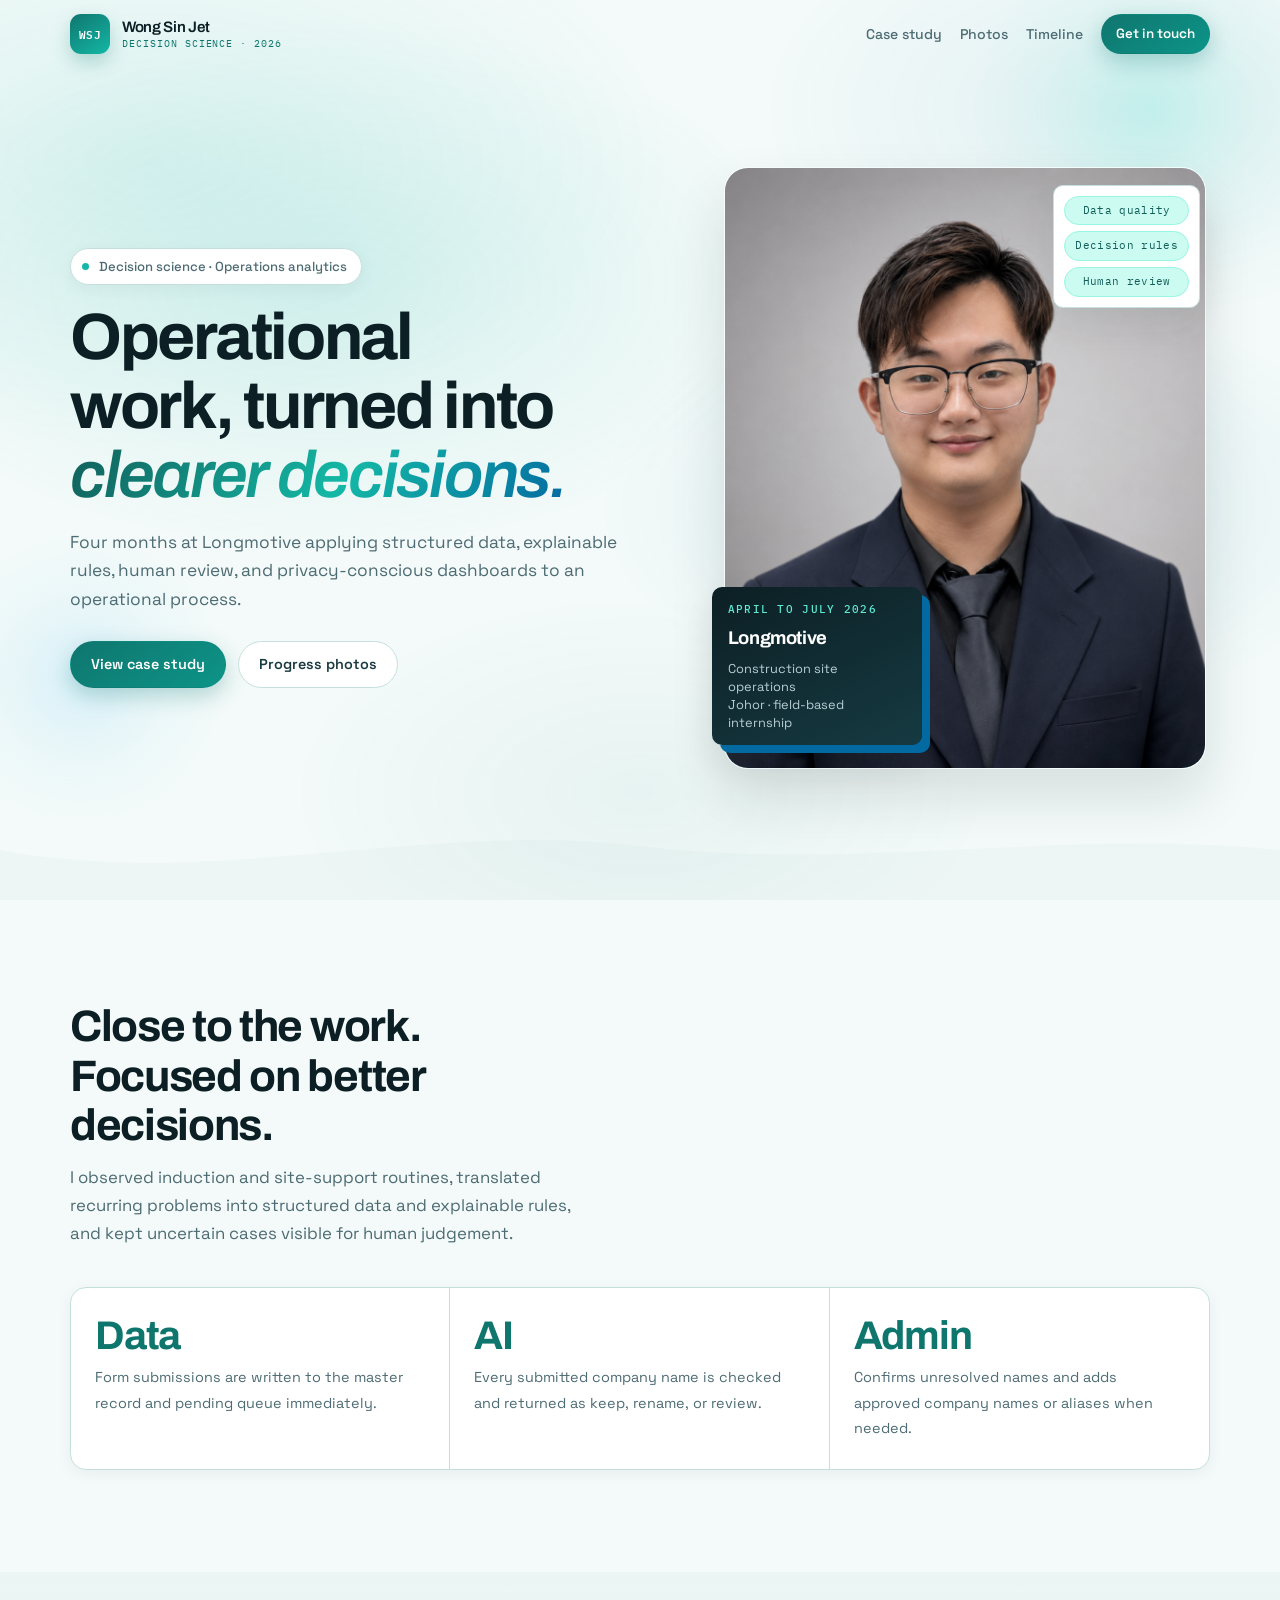
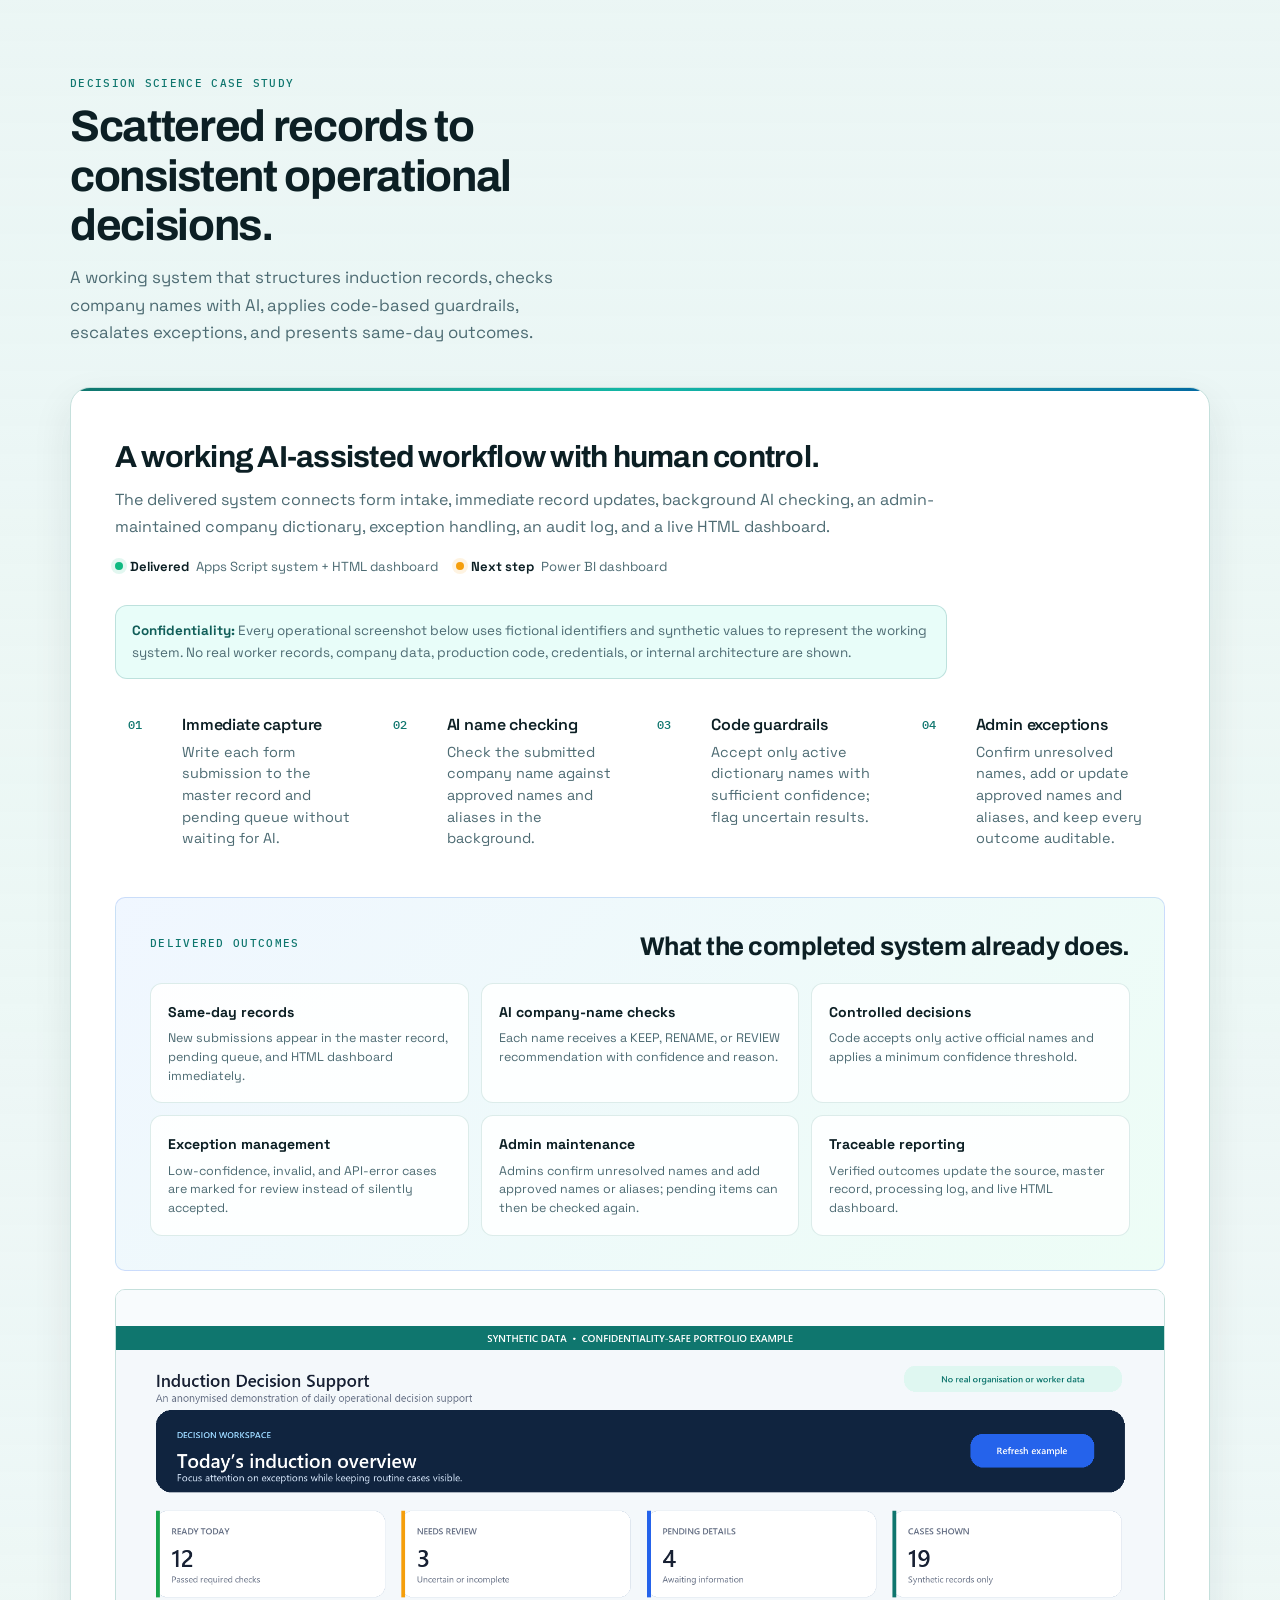
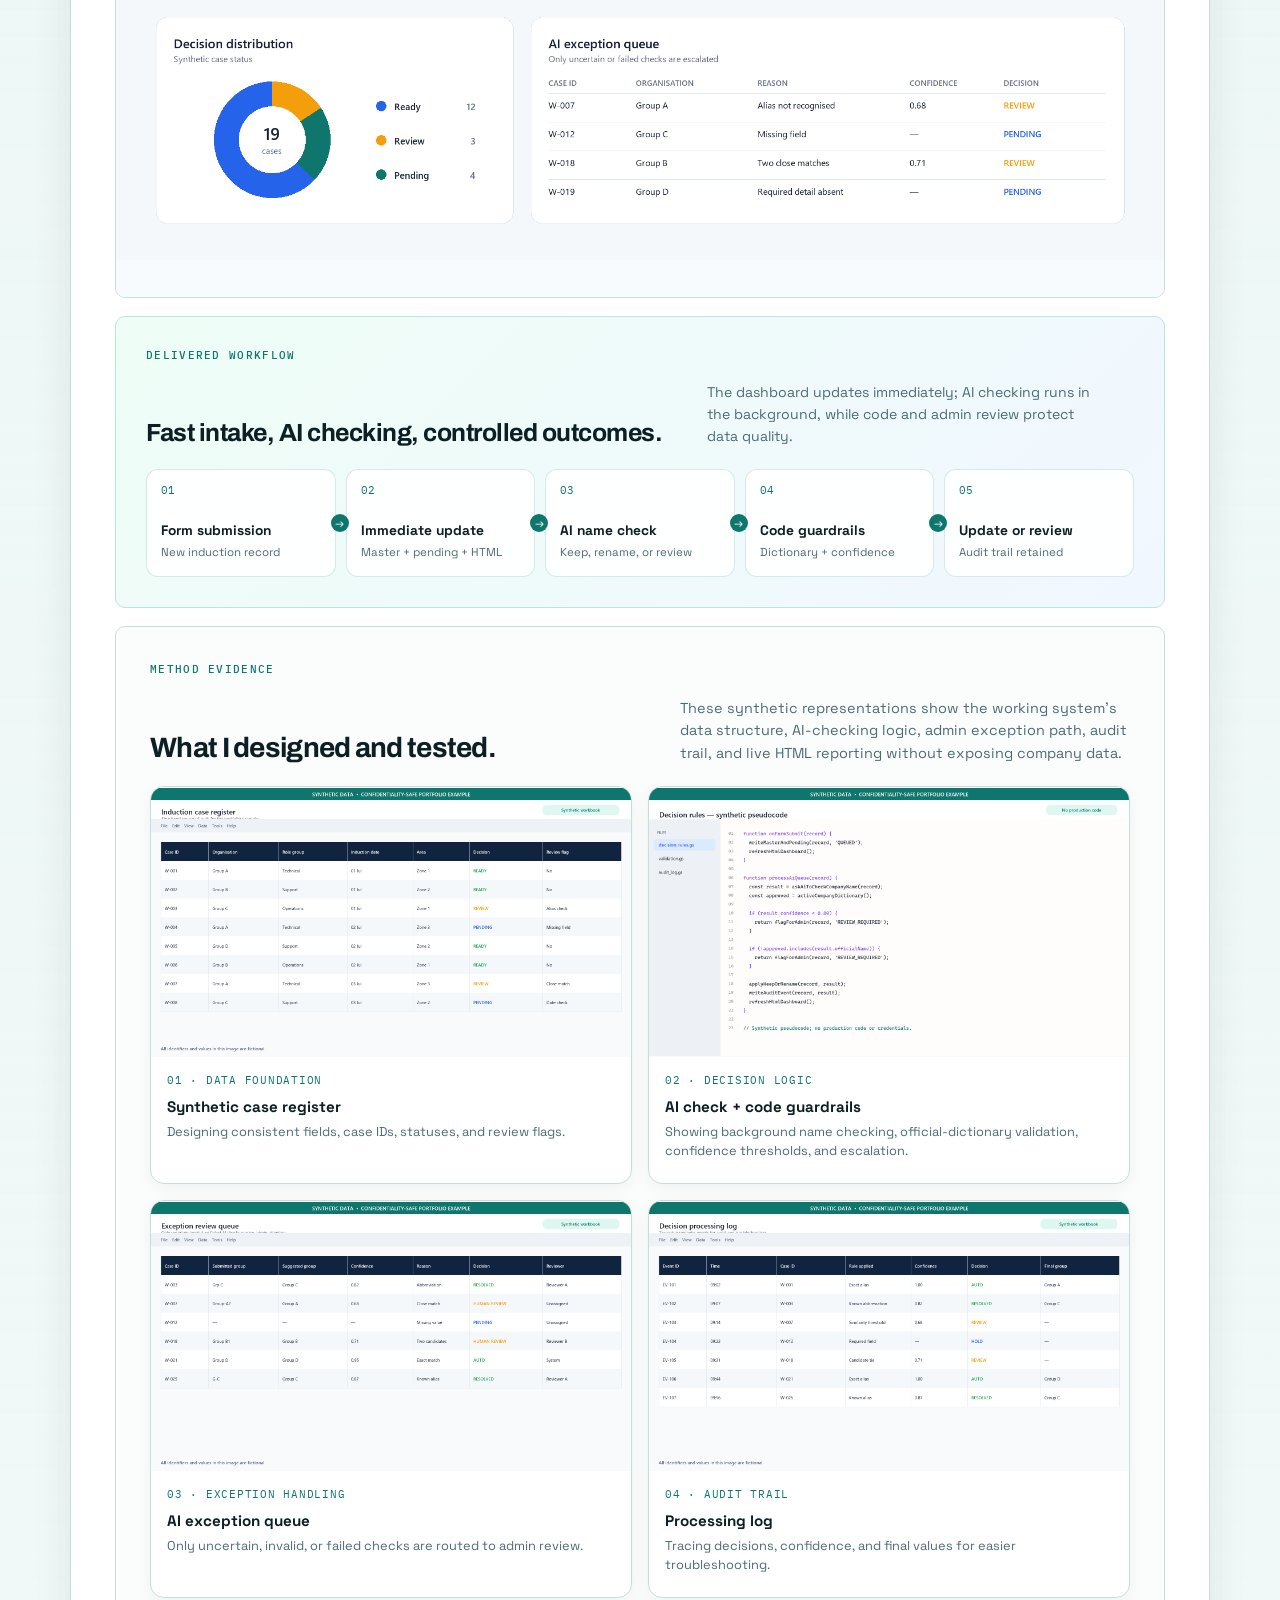
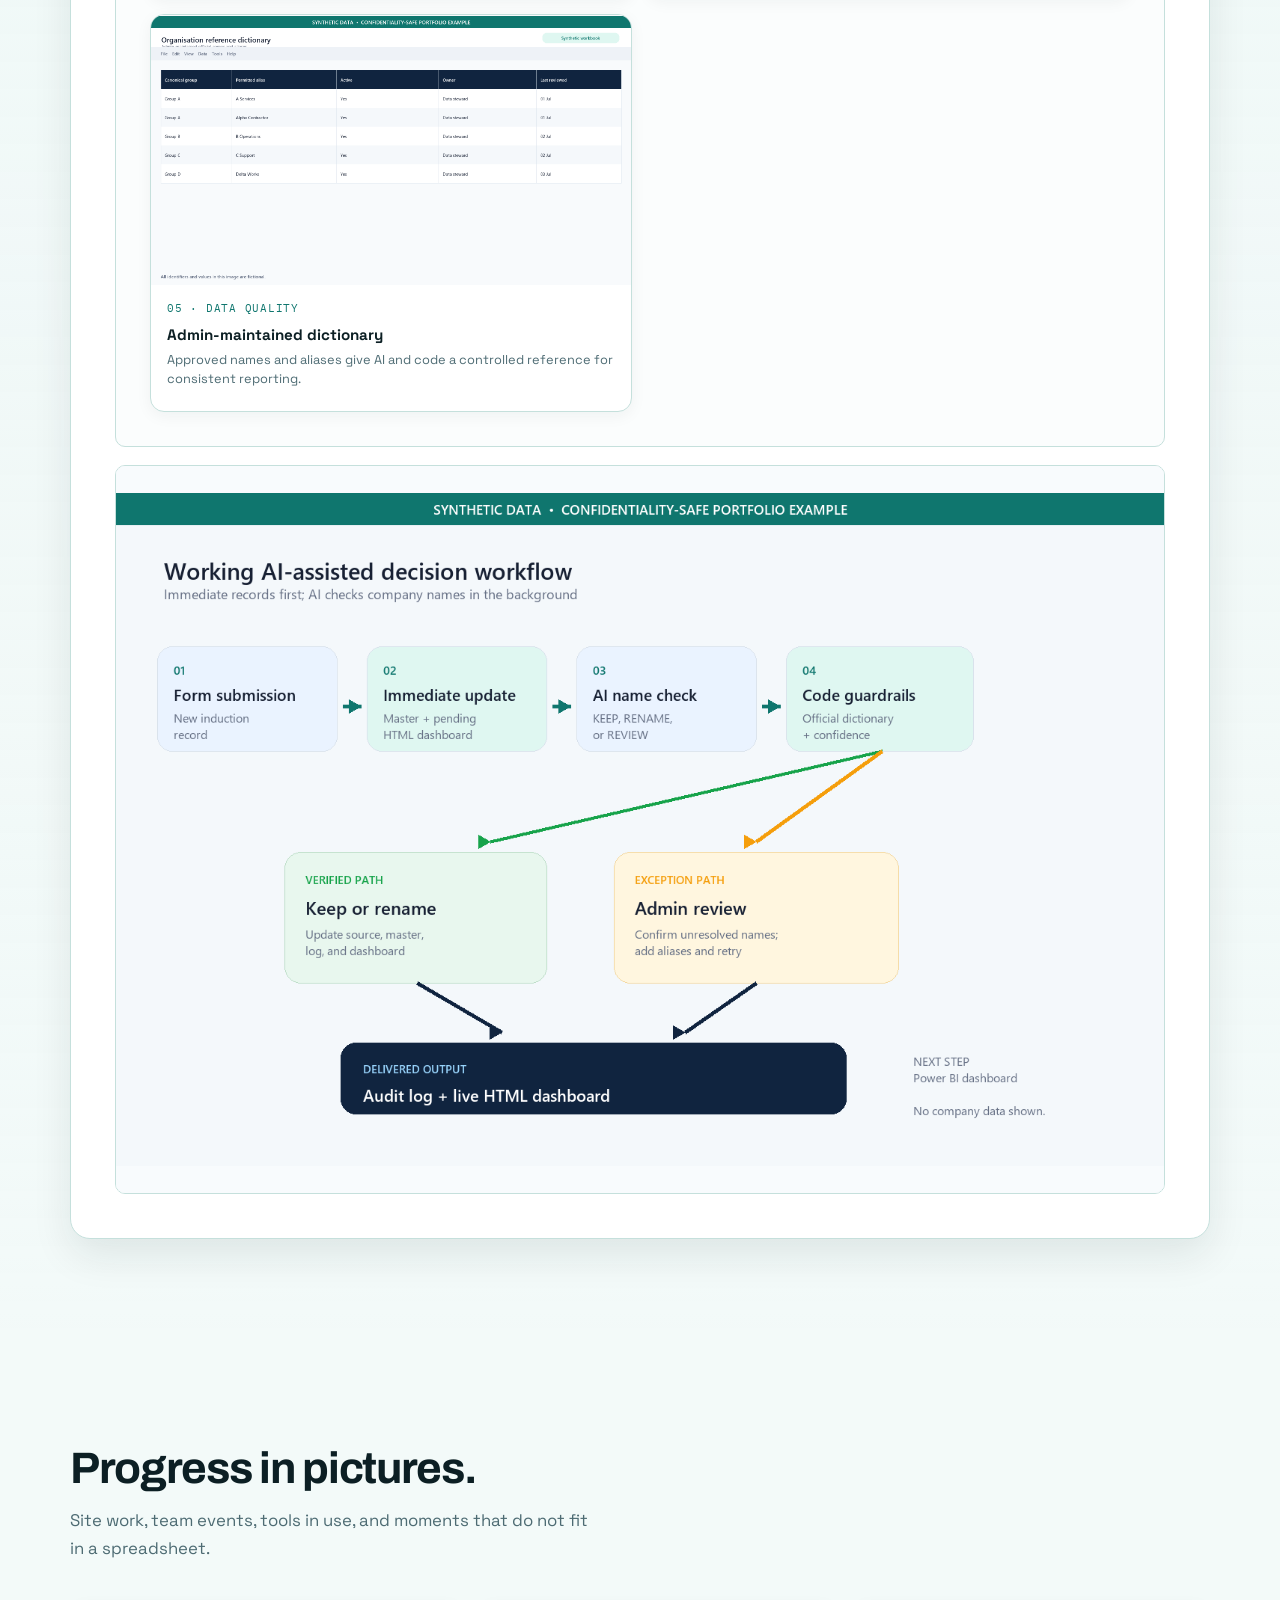
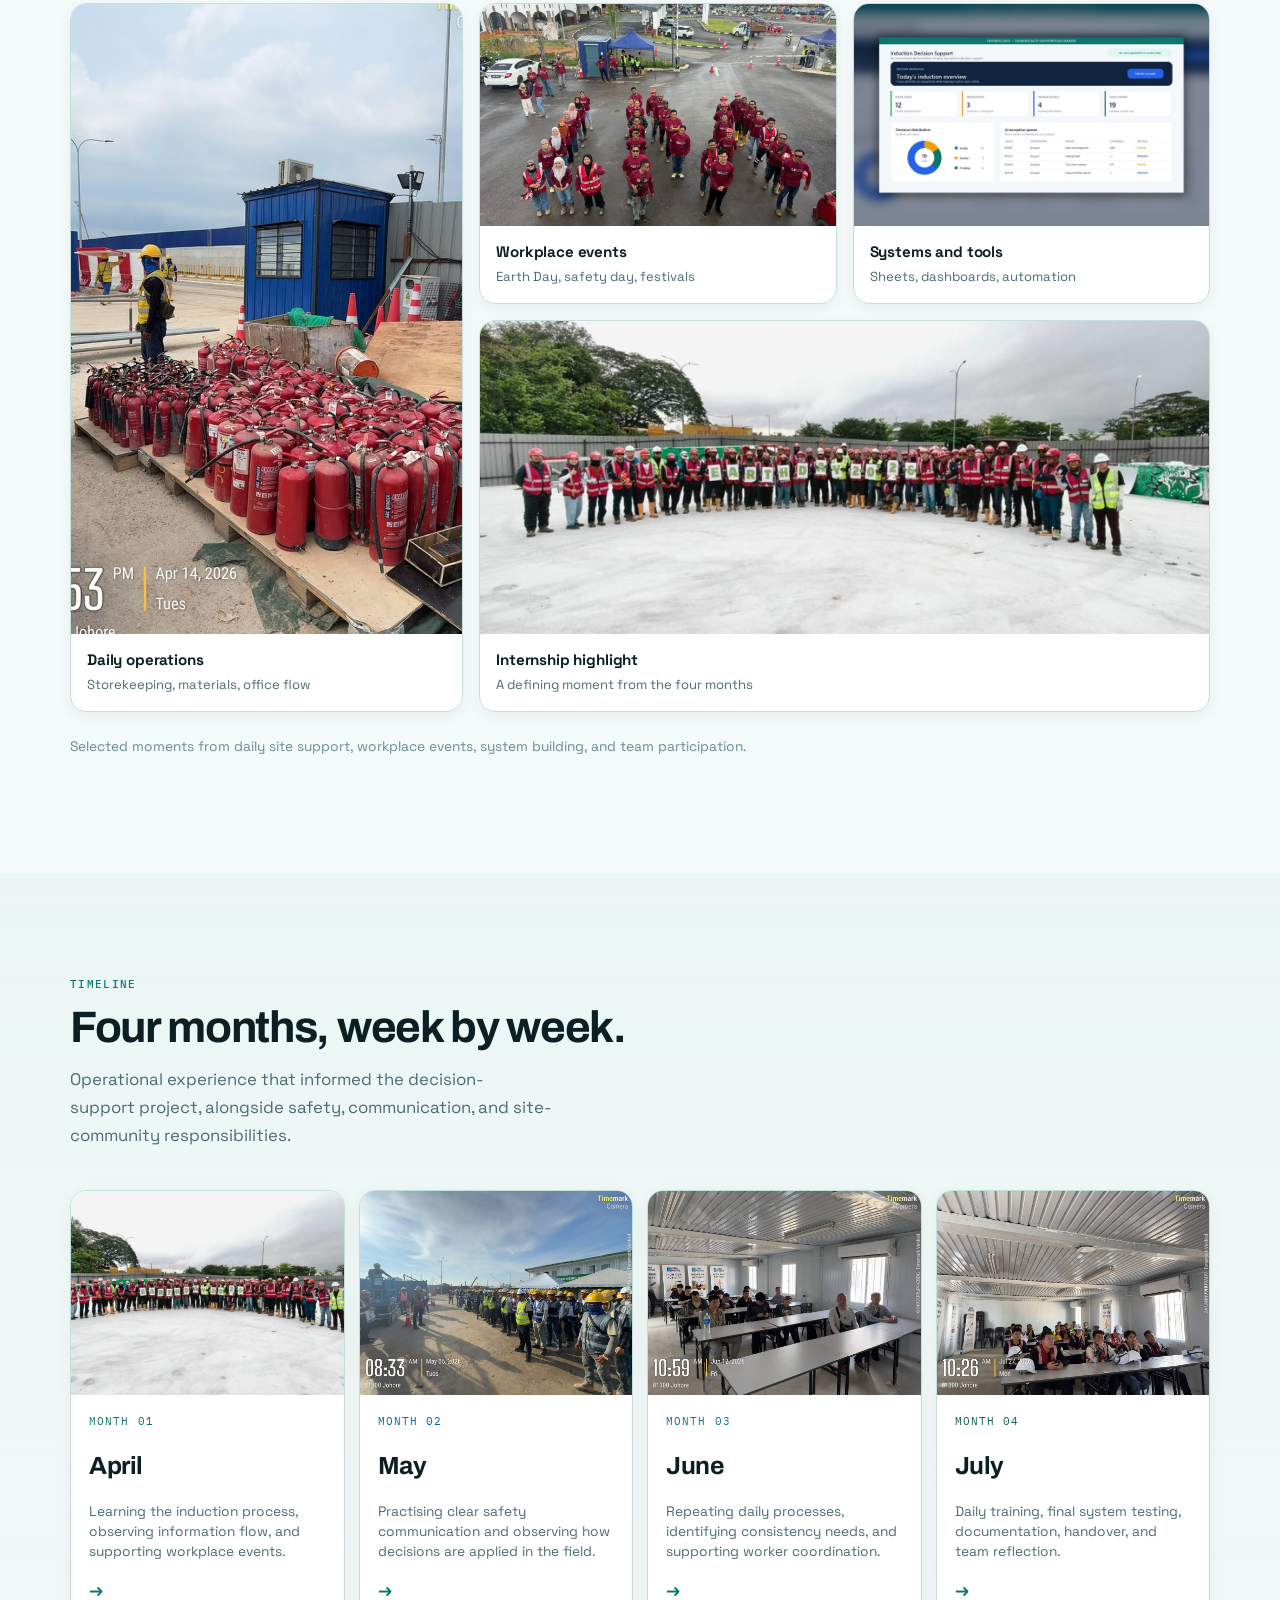
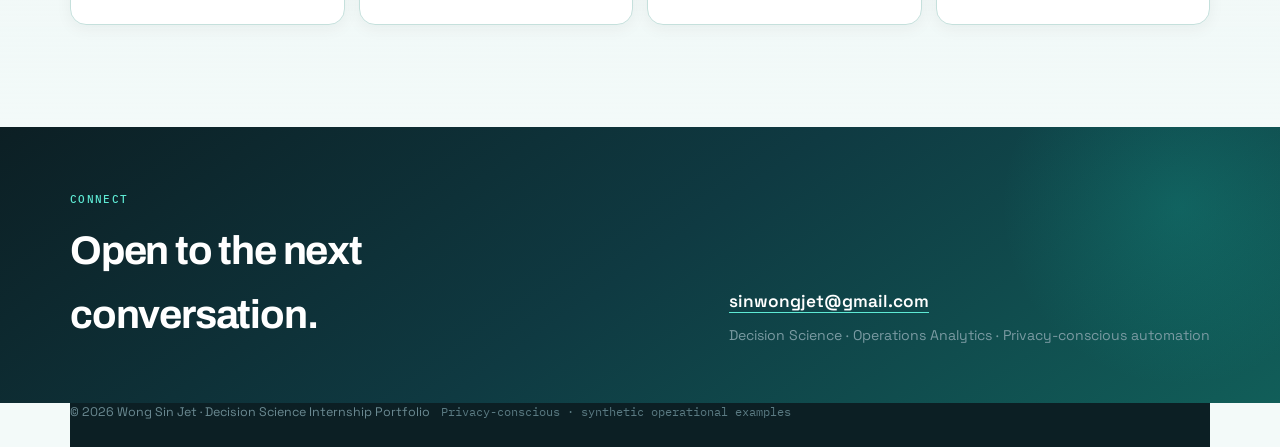
<file: index.html>
<!DOCTYPE html>
<html lang="en">
<head>
  <meta charset="utf-8">
  <meta name="viewport" content="width=device-width, initial-scale=1">
  <title>Wong Sin Jet - Decision Science Internship Portfolio</title>
  <meta name="description" content="Decision science internship portfolio by Wong Sin Jet: privacy-conscious operational analytics, decision rules, human review, and dashboard design.">
  <link rel="stylesheet" href="style-v6.css">
</head>
<body>
  <!-- Light ambient motion: soft orbs + few bubbles + one wave (no CSS blur filters) -->
  <div class="bg-glow" aria-hidden="true">
    <div class="water-wash"></div>
    <span class="orb orb-a"></span>
    <span class="orb orb-b"></span>
    <span class="orb orb-c"></span>
    <div class="bubbles">
      <span></span><span></span><span></span>
    </div>
    <div class="wave-band">
      <svg viewBox="0 0 2880 90" preserveAspectRatio="none" aria-hidden="true">
        <path d="M0,40 C240,80 480,10 720,36 C960,62 1200,18 1440,40 C1680,62 1920,10 2160,36 C2400,62 2640,18 2880,40 L2880,90 L0,90 Z"></path>
      </svg>
    </div>
  </div>

  <header class="site-header" id="top">
    <div class="header-inner">
      <a class="brand" href="index.html">
        <span class="brand-mark">WSJ</span>
        <span class="brand-text">Wong Sin Jet<small>Decision Science &middot; 2026</small></span>
      </a>
      <nav class="nav-links" aria-label="Primary">
        <a href="#project">Case study</a>
        <a href="#gallery">Photos</a>
        <a href="#months">Timeline</a>
        <a class="btn btn-sm btn-primary" href="mailto:sinwongjet@gmail.com">Get in touch</a>
      </nav>
    </div>
  </header>

  <main>
    <!-- HERO: asymmetric split -->
    <section class="hero">
      <div class="wrap hero-grid">
        <div class="hero-copy reveal">
          <span class="pill">
            <span class="pill-dot" aria-hidden="true"></span>
            Decision science &middot; Operations analytics
          </span>
          <h1>
            Operational work, turned into
            <em>clearer decisions.</em>
          </h1>
          <p class="lead">
            Four months at Longmotive applying structured data, explainable rules,
            human review, and privacy-conscious dashboards to an operational process.
          </p>
          <div class="hero-actions">
            <a class="btn btn-primary" href="#project">View case study</a>
            <a class="btn btn-ghost" href="#gallery">Progress photos</a>
          </div>
        </div>

        <div class="hero-visual reveal delay-1">
          <div class="portrait-frame">
            <div class="photo-slot portrait-slot">
              <img src="images/portrait.jpg" alt="Wong Sin Jet at Longmotive" data-photo>
              <div class="photo-placeholder">
                <svg viewBox="0 0 24 24" fill="none" stroke="currentColor" stroke-width="1.5" aria-hidden="true">
                  <path d="M12 12a4 4 0 1 0 0-8 4 4 0 0 0 0 8Z"/>
                  <path d="M4 20c0-3.3 3.6-6 8-6s8 2.7 8 6"/>
                </svg>
                <span>Personal photo</span>
                <small>images/portrait.jpg</small>
              </div>
            </div>
            <div class="float-card float-meta">
              <span class="eyebrow">April to July 2026</span>
              <strong>Longmotive</strong>
              <p>Construction site operations<br>Johor &middot; field-based internship</p>
            </div>
            <div class="float-card float-tags" aria-hidden="true">
              <span>Data quality</span>
              <span>Decision rules</span>
              <span>Human review</span>
            </div>
          </div>
        </div>
      </div>
    </section>

    <!-- ROLE + METRICS -->
    <section class="section" id="role">
      <div class="wrap">
        <div class="section-head reveal">
          <h2>Close to the work.<br>Focused on better decisions.</h2>
          <p>
            I observed induction and site-support routines, translated recurring problems into
            structured data and explainable rules, and kept uncertain cases visible for human judgement.
          </p>
        </div>
        <div class="stats reveal">
          <div class="stat">
            <b>Data</b>
            <span>Form submissions are written to the master record and pending queue immediately.</span>
          </div>
          <div class="stat">
            <b>AI</b>
            <span>Every submitted company name is checked and returned as keep, rename, or review.</span>
          </div>
          <div class="stat">
            <b>Admin</b>
            <span>Confirms unresolved names and adds approved company names or aliases when needed.</span>
          </div>
        </div>
      </div>
    </section>

    <!-- FEATURED PROJECT -->
    <section class="section section-tint" id="project">
      <div class="wrap">
        <div class="section-head reveal">
          <span class="eyebrow">Decision science case study</span>
          <h2>Scattered records to consistent operational decisions.</h2>
          <p>
            A working system that structures induction records, checks company names with AI,
            applies code-based guardrails, escalates exceptions, and presents same-day outcomes.
          </p>
        </div>

        <article class="project reveal">
          <div class="project-intro">
            <h3>A working AI-assisted workflow with human control.</h3>
            <p>
              The delivered system connects form intake, immediate record updates, background AI checking,
              an admin-maintained company dictionary, exception handling, an audit log, and a live HTML dashboard.
            </p>
            <div class="project-status" aria-label="Project delivery status">
              <span><b class="status-dot live"></b><strong>Delivered</strong> Apps Script system + HTML dashboard</span>
              <span><b class="status-dot next"></b><strong>Next step</strong> Power BI dashboard</span>
            </div>
            <p class="privacy-note">
              <strong>Confidentiality:</strong> Every operational screenshot below uses fictional identifiers and
              synthetic values to represent the working system. No real worker records, company data, production
              code, credentials, or internal architecture are shown.
            </p>
          </div>

          <ol class="steps">
            <li>
              <div>
                <h4>Immediate capture</h4>
                <p>Write each form submission to the master record and pending queue without waiting for AI.</p>
              </div>
            </li>
            <li>
              <div>
                <h4>AI name checking</h4>
                <p>Check the submitted company name against approved names and aliases in the background.</p>
              </div>
            </li>
            <li>
              <div>
                <h4>Code guardrails</h4>
                <p>Accept only active dictionary names with sufficient confidence; flag uncertain results.</p>
              </div>
            </li>
            <li>
              <div>
                <h4>Admin exceptions</h4>
                <p>Confirm unresolved names, add or update approved names and aliases, and keep every outcome auditable.</p>
              </div>
            </li>
          </ol>

          <div class="shots">
            <section class="outcome-panel wide" aria-labelledby="outcome-title">
              <div class="outcome-heading">
                <span class="eyebrow">Delivered outcomes</span>
                <h4 id="outcome-title">What the completed system already does.</h4>
              </div>
              <div class="outcome-grid">
                <article><strong>Same-day records</strong><span>New submissions appear in the master record, pending queue, and HTML dashboard immediately.</span></article>
                <article><strong>AI company-name checks</strong><span>Each name receives a KEEP, RENAME, or REVIEW recommendation with confidence and reason.</span></article>
                <article><strong>Controlled decisions</strong><span>Code accepts only active official names and applies a minimum confidence threshold.</span></article>
                <article><strong>Exception management</strong><span>Low-confidence, invalid, and API-error cases are marked for review instead of silently accepted.</span></article>
                <article><strong>Admin maintenance</strong><span>Admins confirm unresolved names and add approved names or aliases; pending items can then be checked again.</span></article>
                <article><strong>Traceable reporting</strong><span>Verified outcomes update the source, master record, processing log, and live HTML dashboard.</span></article>
              </div>
            </section>

            <figure class="shot shot-dashboard wide">
              <div class="photo-slot">
                <img src="images/dashboard.png" alt="Synthetic induction decision-support dashboard using fictional cases and values" data-photo>
                <div class="photo-placeholder">
                  <svg viewBox="0 0 24 24" fill="none" stroke="currentColor" stroke-width="1.5" aria-hidden="true">
                    <rect x="3" y="4" width="18" height="14" rx="2"/>
                    <path d="M7 14v-2M12 14V8M17 14v-4"/>
                  </svg>
                  <span>Dashboard</span>
                  <small>images/dashboard.png</small>
                </div>
              </div>
              <figcaption>
                <strong>Privacy-safe representation of the live HTML dashboard</strong>
                <span>Synthetic data &middot; working system evidence</span>
              </figcaption>
            </figure>

            <section class="workflow-summary wide" aria-labelledby="workflow-summary-title">
              <div class="workflow-summary-copy">
                <span class="eyebrow">Delivered workflow</span>
                <h4 id="workflow-summary-title">Fast intake, AI checking, controlled outcomes.</h4>
                <p>The dashboard updates immediately; AI checking runs in the background, while code and admin review protect data quality.</p>
              </div>
              <ol class="flow-track">
                <li><span>01</span><strong>Form submission</strong><small>New induction record</small></li>
                <li><span>02</span><strong>Immediate update</strong><small>Master + pending + HTML</small></li>
                <li><span>03</span><strong>AI name check</strong><small>Keep, rename, or review</small></li>
                <li><span>04</span><strong>Code guardrails</strong><small>Dictionary + confidence</small></li>
                <li><span>05</span><strong>Update or review</strong><small>Audit trail retained</small></li>
              </ol>
            </section>

            <section class="daily-work wide" aria-labelledby="daily-work-title">
              <div class="daily-work-head">
                <span class="eyebrow">Method evidence</span>
                <h4 id="daily-work-title">What I designed and tested.</h4>
                <p>
                  These synthetic representations show the working system’s data structure, AI-checking logic,
                  admin exception path, audit trail, and live HTML reporting without exposing company data.
                </p>
              </div>

              <div class="daily-work-grid">
                <figure class="work-shot">
                  <div class="photo-slot">
                    <img src="images/daily-master-sheet.png" alt="Synthetic case register demonstrating a structured operational data model" data-photo loading="lazy" decoding="async">
                    <div class="photo-placeholder">
                      <span>Master Sheet</span>
                      <small>images/daily-master-sheet.png</small>
                    </div>
                  </div>
                  <figcaption>
                    <span class="work-kicker">01 · Data foundation</span>
                    <strong>Synthetic case register</strong>
                    <span>Designing consistent fields, case IDs, statuses, and review flags.</span>
                  </figcaption>
                </figure>

                <figure class="work-shot">
                  <div class="photo-slot">
                    <img src="images/daily-apps-script.png" alt="Synthetic pseudocode demonstrating validation, confidence thresholds, and human review" data-photo loading="lazy" decoding="async">
                    <div class="photo-placeholder">
                      <span>Apps Script</span>
                      <small>images/daily-apps-script.png</small>
                    </div>
                  </div>
                  <figcaption>
                    <span class="work-kicker">02 · Decision logic</span>
                    <strong>AI check + code guardrails</strong>
                    <span>Showing background name checking, official-dictionary validation, confidence thresholds, and escalation.</span>
                  </figcaption>
                </figure>

                <figure class="work-shot">
                  <div class="photo-slot">
                    <img src="images/daily-review-queue.png" alt="Synthetic exception queue showing fictional cases routed to human review" data-photo loading="lazy" decoding="async">
                    <div class="photo-placeholder">
                      <span>Review Queue</span>
                      <small>images/daily-review-queue.png</small>
                    </div>
                  </div>
                  <figcaption>
                    <span class="work-kicker">03 · Exception handling</span>
                    <strong>AI exception queue</strong>
                    <span>Only uncertain, invalid, or failed checks are routed to admin review.</span>
                  </figcaption>
                </figure>

                <figure class="work-shot">
                  <div class="photo-slot">
                    <img src="images/daily-processing-log.png" alt="Synthetic audit log showing fictional decision reasons, confidence, and outcomes" data-photo loading="lazy" decoding="async">
                    <div class="photo-placeholder">
                      <span>Processing Log</span>
                      <small>images/daily-processing-log.png</small>
                    </div>
                  </div>
                  <figcaption>
                    <span class="work-kicker">04 · Audit trail</span>
                    <strong>Processing log</strong>
                    <span>Tracing decisions, confidence, and final values for easier troubleshooting.</span>
                  </figcaption>
                </figure>

                <figure class="work-shot">
                  <div class="photo-slot">
                    <img src="images/daily-company-dictionary.png" alt="Synthetic organisation reference table using fictional group names and aliases" data-photo loading="lazy" decoding="async">
                    <div class="photo-placeholder">
                      <span>Company Dictionary</span>
                      <small>images/daily-company-dictionary.png</small>
                    </div>
                  </div>
                  <figcaption>
                    <span class="work-kicker">05 · Data quality</span>
                    <strong>Admin-maintained dictionary</strong>
                    <span>Approved names and aliases give AI and code a controlled reference for consistent reporting.</span>
                  </figcaption>
                </figure>

              </div>
            </section>

            <figure class="shot shot-workflow wide">
              <div class="photo-slot">
                <img src="images/workflow.png" alt="Synthetic representation of the working AI-assisted workflow from form submission to audit and HTML dashboard" data-photo>
                <div class="photo-placeholder">
                  <svg viewBox="0 0 24 24" fill="none" stroke="currentColor" stroke-width="1.5" aria-hidden="true">
                    <rect x="3" y="4" width="18" height="14" rx="2"/>
                    <path d="M3 15l5-4 4 3 3-2 6 5"/>
                  </svg>
                  <span>Workflow overview</span>
                  <small>images/workflow.png</small>
                </div>
              </div>
              <figcaption>
                <strong>Working AI-assisted decision workflow</strong>
                <span>Synthetic diagram &middot; no production architecture, credentials, or company data</span>
              </figcaption>
            </figure>
          </div>
        </article>
      </div>
    </section>

    <!-- PROGRESS PHOTOS -->
    <section class="section" id="gallery">
      <div class="wrap">
        <div class="section-head reveal">
          <h2>Progress in pictures.</h2>
          <p>
            Site work, team events, tools in use, and moments that do not fit in a spreadsheet.
          </p>
        </div>

        <div class="gallery reveal">
          <figure class="gallery-item tall">
            <div class="photo-slot">
              <img src="images/progress-01.jpg" alt="Fire extinguishers organised for servicing as part of daily site support" data-photo loading="lazy" decoding="async">
              <div class="photo-placeholder">
                <svg viewBox="0 0 24 24" fill="none" stroke="currentColor" stroke-width="1.5" aria-hidden="true">
                  <rect x="3" y="4" width="18" height="14" rx="2"/>
                  <path d="M3 15l5-4 4 3 3-2 6 5"/>
                </svg>
                <span>Daily ops</span>
                <small>images/progress-01.jpg</small>
              </div>
            </div>
            <figcaption>
              <strong>Daily operations</strong>
              <span>Storekeeping, materials, office flow</span>
            </figcaption>
          </figure>

          <figure class="gallery-item">
            <div class="photo-slot">
              <img src="images/progress-02.jpg" alt="Longmotive team gathered for the World Day for Safety and Health at Work" data-photo loading="lazy" decoding="async">
              <div class="photo-placeholder">
                <svg viewBox="0 0 24 24" fill="none" stroke="currentColor" stroke-width="1.5" aria-hidden="true">
                  <rect x="3" y="4" width="18" height="14" rx="2"/>
                  <path d="M3 15l5-4 4 3 3-2 6 5"/>
                </svg>
                <span>Team event</span>
                <small>images/progress-02.jpg</small>
              </div>
            </div>
            <figcaption>
              <strong>Workplace events</strong>
              <span>Earth Day, safety day, festivals</span>
            </figcaption>
          </figure>

          <figure class="gallery-item">
            <div class="photo-slot">
              <img src="images/progress-03.jpg" alt="Synthetic decision-support dashboard using fictional case data" data-photo loading="lazy" decoding="async">
              <div class="photo-placeholder">
                <svg viewBox="0 0 24 24" fill="none" stroke="currentColor" stroke-width="1.5" aria-hidden="true">
                  <rect x="3" y="4" width="18" height="14" rx="2"/>
                  <path d="M3 15l5-4 4 3 3-2 6 5"/>
                </svg>
                <span>Tools in action</span>
                <small>images/progress-03.jpg</small>
              </div>
            </div>
            <figcaption>
              <strong>Systems and tools</strong>
              <span>Sheets, dashboards, automation</span>
            </figcaption>
          </figure>

          <figure class="gallery-item wide">
            <div class="photo-slot">
              <img src="images/progress-04.jpg" alt="Longmotive team marking Earth Day 2026 together" data-photo loading="lazy" decoding="async">
              <div class="photo-placeholder">
                <svg viewBox="0 0 24 24" fill="none" stroke="currentColor" stroke-width="1.5" aria-hidden="true">
                  <rect x="3" y="4" width="18" height="14" rx="2"/>
                  <path d="M3 15l5-4 4 3 3-2 6 5"/>
                </svg>
                <span>Highlight moment</span>
                <small>images/progress-04.jpg</small>
              </div>
            </div>
            <figcaption>
              <strong>Internship highlight</strong>
              <span>A defining moment from the four months</span>
            </figcaption>
          </figure>
        </div>

        <p class="gallery-hint reveal">
          Selected moments from daily site support, workplace events, system building, and team participation.
        </p>
      </div>
    </section>

    <!-- TIMELINE -->
    <section class="section section-tint" id="months">
      <div class="wrap">
        <div class="section-head reveal">
          <span class="eyebrow">Timeline</span>
          <h2>Four months, week by week.</h2>
          <p>
            Operational experience that informed the decision-support project, alongside
            safety, communication, and site-community responsibilities.
          </p>
        </div>

        <div class="month-grid">
          <a class="month reveal delay-1" href="april.html">
            <div class="month-photo photo-slot">
              <img src="images/april-earth-day-team.jpg" alt="Longmotive team marking Earth Day 2026" data-photo>
              <div class="photo-placeholder compact">
                <span>April photo</span>
                <small>images/april-earth-day-team.jpg</small>
              </div>
            </div>
            <div class="month-body">
              <span class="num">Month 01</span>
              <h3>April</h3>
              <p>Learning the induction process, observing information flow, and supporting workplace events.</p>
              <span class="arrow" aria-hidden="true">→</span>
            </div>
          </a>

          <a class="month reveal delay-2" href="may.html">
            <div class="month-photo photo-slot">
              <img src="images/may-toolbox-scissor-lift.jpg" alt="Mass toolbox meeting and scissor-lift safety instruction" data-photo>
              <div class="photo-placeholder compact">
                <span>May photo</span>
                <small>images/may-toolbox-scissor-lift.jpg</small>
              </div>
            </div>
            <div class="month-body">
              <span class="num">Month 02</span>
              <h3>May</h3>
              <p>Practising clear safety communication and observing how decisions are applied in the field.</p>
              <span class="arrow" aria-hidden="true">→</span>
            </div>
          </a>

          <a class="month reveal delay-3" href="june.html">
            <div class="month-photo photo-slot">
              <img src="images/june-induction-session.jpg" alt="Worker induction session in June" data-photo>
              <div class="photo-placeholder compact">
                <span>June photo</span>
                <small>images/june-induction-session.jpg</small>
              </div>
            </div>
            <div class="month-body">
              <span class="num">Month 03</span>
              <h3>June</h3>
              <p>Repeating daily processes, identifying consistency needs, and supporting worker coordination.</p>
              <span class="arrow" aria-hidden="true">→</span>
            </div>
          </a>

          <a class="month reveal delay-4" href="july.html">
            <div class="month-photo photo-slot">
              <img src="images/july-daily-training.jpg" alt="Daily worker training session in July" data-photo>
              <div class="photo-placeholder compact">
                <span>July photo</span>
                <small>images/july-daily-training.jpg</small>
              </div>
            </div>
            <div class="month-body">
              <span class="num">Month 04</span>
              <h3>July</h3>
              <p>Daily training, final system testing, documentation, handover, and team reflection.</p>
              <span class="arrow" aria-hidden="true">→</span>
            </div>
          </a>
        </div>
      </div>
    </section>
  </main>

  <section class="contact">
    <div class="wrap contact-grid reveal">
      <div>
        <span class="eyebrow">Connect</span>
        <h2>Open to the next conversation.</h2>
      </div>
      <p>
        <a href="mailto:sinwongjet@gmail.com">sinwongjet@gmail.com</a>
        <span class="role-line">Decision Science &middot; Operations Analytics &middot; Privacy-conscious automation</span>
      </p>
    </div>
  </section>

  <footer class="footer wrap">
    &copy; 2026 Wong Sin Jet &middot; Decision Science Internship Portfolio
    <span class="version-tag">Privacy-conscious &middot; synthetic operational examples</span>
  </footer>

  <script>
    (function () {
      var header = document.querySelector('.site-header');
      if (header) {
        var onScroll = function () {
          header.classList.toggle('scrolled', window.scrollY > 10);
        };
        onScroll();
        window.addEventListener('scroll', onScroll, { passive: true });
      }

      document.querySelectorAll('img[data-photo]').forEach(function (img) {
        var slot = img.closest('.photo-slot');
        function show() { if (slot) slot.classList.add('has-image'); }
        function hide() {
          img.style.display = 'none';
          if (slot) slot.classList.remove('has-image');
        }
        img.addEventListener('load', show);
        img.addEventListener('error', hide);
        if (img.complete) {
          if (img.naturalWidth > 0) show();
          else hide();
        }
      });

      var reveals = document.querySelectorAll('.reveal');
      if (!reveals.length) return;
      if (window.matchMedia('(prefers-reduced-motion: reduce)').matches) {
        reveals.forEach(function (el) { el.classList.add('visible'); });
        return;
      }
      if (!('IntersectionObserver' in window)) {
        reveals.forEach(function (el) { el.classList.add('visible'); });
        return;
      }
      var observer = new IntersectionObserver(function (entries) {
        entries.forEach(function (entry) {
          if (entry.isIntersecting) {
            entry.target.classList.add('visible');
            observer.unobserve(entry.target);
          }
        });
      }, { threshold: 0.04, rootMargin: '0px 0px -24px 0px' });
      reveals.forEach(function (el) { observer.observe(el); });
    })();
  </script>
  <script src="lightbox.js"></script>
</body>
</html>
</file>
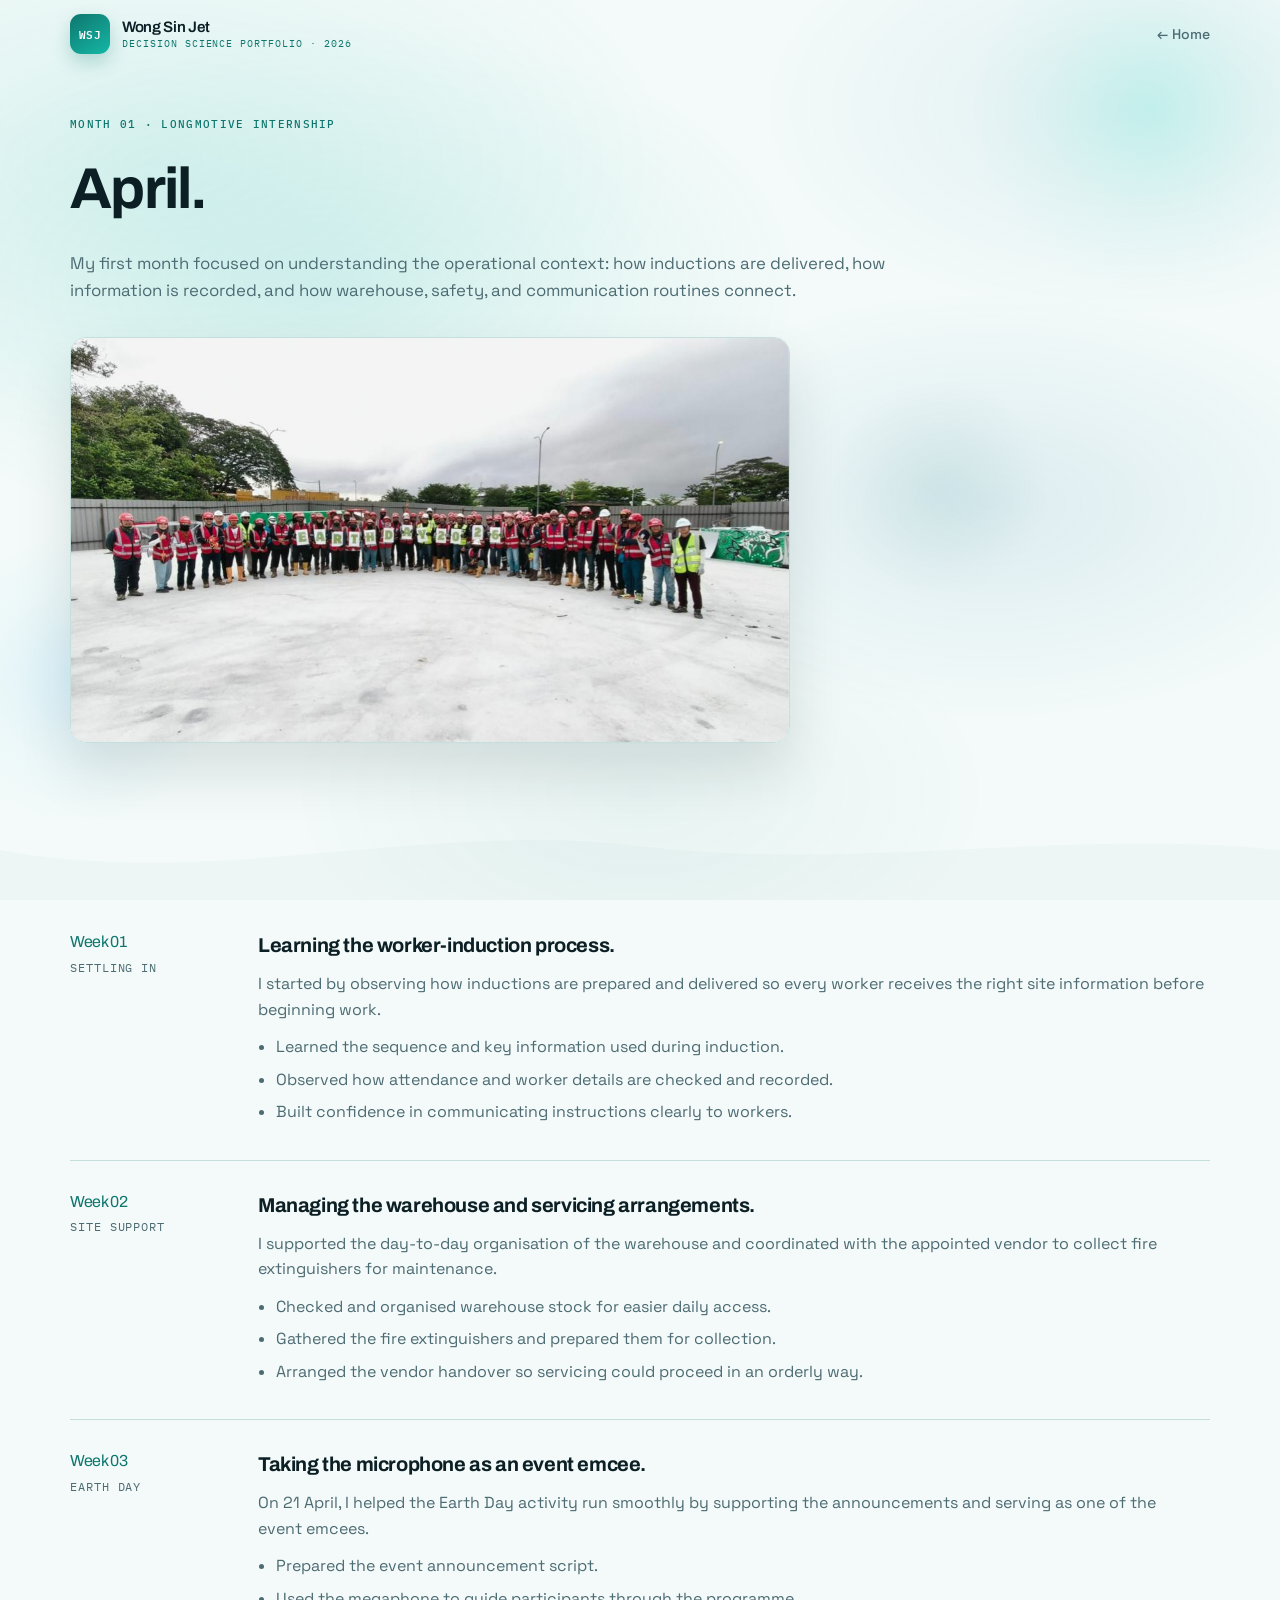
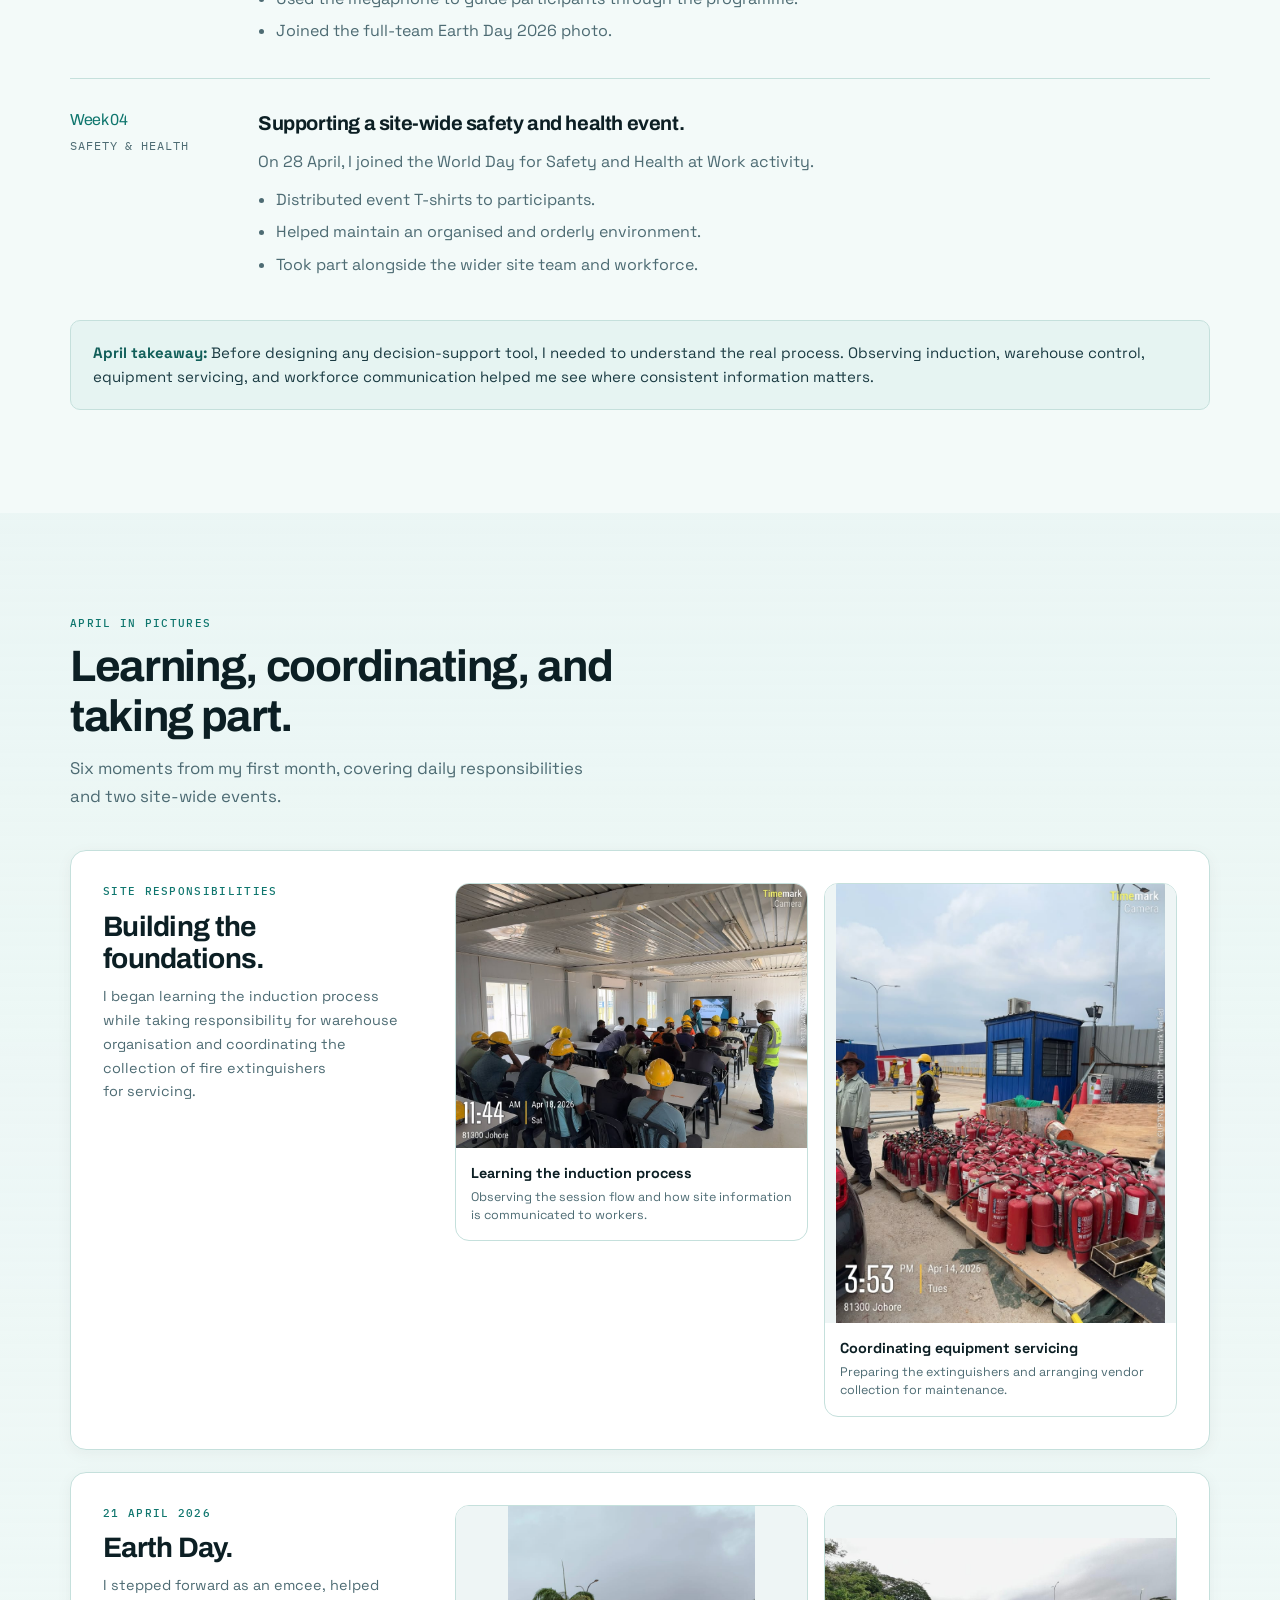
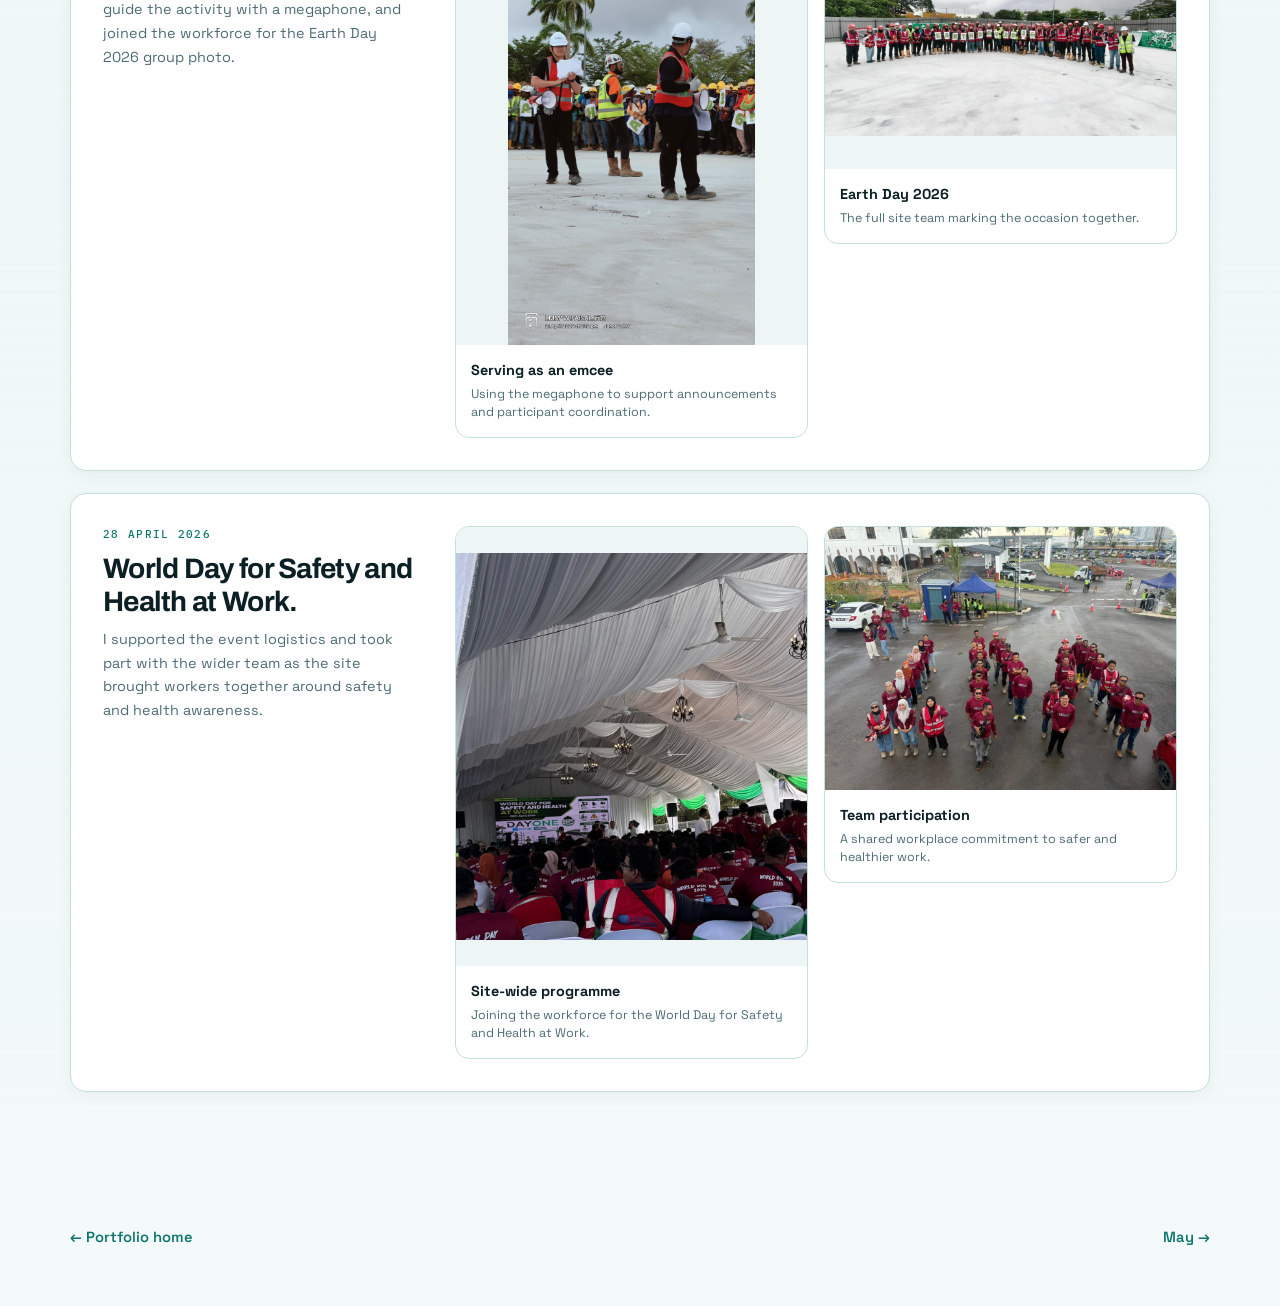
<file: april.html>
<!DOCTYPE html>
<html lang="en">
<head>
  <meta charset="utf-8">
  <meta name="viewport" content="width=device-width, initial-scale=1">
  <title>April — Wong Sin Jet</title>
  <meta name="description" content="April internship reflection: learning operational processes, information flow, site support, and workplace communication.">
  <link rel="stylesheet" href="style-v6.css">
</head>
<body>
  <div class="bg-glow" aria-hidden="true">
    <div class="water-wash"></div>
    <span class="orb orb-a"></span>
    <span class="orb orb-b"></span>
    <span class="orb orb-c"></span>
    <div class="bubbles">
      <span></span><span></span><span></span>
    </div>
    <div class="wave-band">
      <svg viewBox="0 0 2880 90" preserveAspectRatio="none" aria-hidden="true">
        <path d="M0,40 C240,80 480,10 720,36 C960,62 1200,18 1440,40 C1680,62 1920,10 2160,36 C2400,62 2640,18 2880,40 L2880,90 L0,90 Z"></path>
      </svg>
    </div>
  </div>

  <header class="site-header" id="top">
    <div class="header-inner">
      <a class="brand" href="index.html">
        <span class="brand-mark">WSJ</span>
        <span class="brand-text">Wong Sin Jet<small>Decision Science portfolio &middot; 2026</small></span>
      </a>
      <nav class="nav-links" aria-label="Primary"><a href="index.html">← Home</a></nav>
    </div>
  </header>

  <main>
    <section class="month-hero">
      <div class="wrap">
        <span class="eyebrow">Month 01 · Longmotive internship</span>
        <h1>April.</h1>
        <p class="subtitle">My first month focused on understanding the operational context: how inductions are delivered, how information is recorded, and how warehouse, safety, and communication routines connect.</p>
        <div class="month-hero-photo">
          <div class="photo-slot" data-label="April">
            <img src="images/april-earth-day-team.jpg" alt="Longmotive team holding the Earth Day 2026 letters" data-photo>
            <div class="photo-placeholder">
              <svg viewBox="0 0 24 24" fill="none" stroke="currentColor" stroke-width="1.5" aria-hidden="true">
                <rect x="3" y="4" width="18" height="14" rx="2"/>
                <path d="M3 15l5-4 4 3 3-2 6 5"/>
              </svg>
              <span>April cover photo</span>
              <small>images/april-earth-day-team.jpg</small>
            </div>
          </div>
        </div>
      </div>
    </section>

    <section class="section">
      <div class="wrap">
        <div class="weekly">
          <div class="week-label"><span>Week 01</span>Settling in</div>
          <div>
            <h3>Learning the worker-induction process.</h3>
            <p>I started by observing how inductions are prepared and delivered so every worker receives the right site information before beginning work.</p>
            <ul>
              <li>Learned the sequence and key information used during induction.</li>
              <li>Observed how attendance and worker details are checked and recorded.</li>
              <li>Built confidence in communicating instructions clearly to workers.</li>
            </ul>
          </div>
        </div>
        <div class="weekly">
          <div class="week-label"><span>Week 02</span>Site support</div>
          <div>
            <h3>Managing the warehouse and servicing arrangements.</h3>
            <p>I supported the day-to-day organisation of the warehouse and coordinated with the appointed vendor to collect fire extinguishers for maintenance.</p>
            <ul>
              <li>Checked and organised warehouse stock for easier daily access.</li>
              <li>Gathered the fire extinguishers and prepared them for collection.</li>
              <li>Arranged the vendor handover so servicing could proceed in an orderly way.</li>
            </ul>
          </div>
        </div>
        <div class="weekly">
          <div class="week-label"><span>Week 03</span>Earth Day</div>
          <div>
            <h3>Taking the microphone as an event emcee.</h3>
            <p>On 21 April, I helped the Earth Day activity run smoothly by supporting the announcements and serving as one of the event emcees.</p>
            <ul>
              <li>Prepared the event announcement script.</li>
              <li>Used the megaphone to guide participants through the programme.</li>
              <li>Joined the full-team Earth Day 2026 photo.</li>
            </ul>
          </div>
        </div>
        <div class="weekly">
          <div class="week-label"><span>Week 04</span>Safety &amp; health</div>
          <div>
            <h3>Supporting a site-wide safety and health event.</h3>
            <p>On 28 April, I joined the World Day for Safety and Health at Work activity.</p>
            <ul>
              <li>Distributed event T-shirts to participants.</li>
              <li>Helped maintain an organised and orderly environment.</li>
              <li>Took part alongside the wider site team and workforce.</li>
            </ul>
          </div>
        </div>
        <aside class="note"><b>April takeaway:</b> Before designing any decision-support tool, I needed to understand the real process. Observing induction, warehouse control, equipment servicing, and workforce communication helped me see where consistent information matters.</aside>
      </div>
    </section>

    <section class="section section-tint" aria-labelledby="april-gallery-title">
      <div class="wrap">
        <div class="section-head">
          <span class="eyebrow">April in pictures</span>
          <h2 id="april-gallery-title">Learning, coordinating, and taking part.</h2>
          <p>Six moments from my first month, covering daily responsibilities and two site-wide events.</p>
        </div>

        <div class="month-stories">
          <article class="month-story">
            <div class="month-story-copy">
              <span class="eyebrow">Site responsibilities</span>
              <h3>Building the foundations.</h3>
              <p>I began learning the induction process while taking responsibility for warehouse organisation and coordinating the collection of fire extinguishers for servicing.</p>
            </div>
            <div class="month-story-photos">
              <figure class="month-story-photo landscape">
                <div class="photo-slot">
                  <img src="images/april-induction-learning.jpg" alt="Learning how to support a worker induction session" data-photo loading="lazy" decoding="async">
                  <div class="photo-placeholder compact"><span>Induction learning</span></div>
                </div>
                <figcaption>
                  <strong>Learning the induction process</strong>
                  <span>Observing the session flow and how site information is communicated to workers.</span>
                </figcaption>
              </figure>
              <figure class="month-story-photo portrait">
                <div class="photo-slot">
                  <img src="images/april-fire-extinguisher-servicing.jpg" alt="Fire extinguishers gathered for vendor collection and maintenance" data-photo loading="lazy" decoding="async">
                  <div class="photo-placeholder compact"><span>Servicing coordination</span></div>
                </div>
                <figcaption>
                  <strong>Coordinating equipment servicing</strong>
                  <span>Preparing the extinguishers and arranging vendor collection for maintenance.</span>
                </figcaption>
              </figure>
            </div>
          </article>

          <article class="month-story">
            <div class="month-story-copy">
              <span class="eyebrow">21 April 2026</span>
              <h3>Earth Day.</h3>
              <p>I stepped forward as an emcee, helped guide the activity with a megaphone, and joined the workforce for the Earth Day 2026 group photo.</p>
            </div>
            <div class="month-story-photos">
              <figure class="month-story-photo portrait">
                <div class="photo-slot">
                  <img src="images/april-earth-day-emcee.jpg" alt="Wong Sin Jet holding a megaphone while serving as an Earth Day emcee" data-photo loading="lazy" decoding="async">
                  <div class="photo-placeholder compact"><span>Earth Day emcee</span></div>
                </div>
                <figcaption>
                  <strong>Serving as an emcee</strong>
                  <span>Using the megaphone to support announcements and participant coordination.</span>
                </figcaption>
              </figure>
              <figure class="month-story-photo landscape">
                <div class="photo-slot">
                  <img src="images/april-earth-day-team.jpg" alt="Longmotive team holding the Earth Day 2026 letters" data-photo loading="lazy" decoding="async">
                  <div class="photo-placeholder compact"><span>Earth Day team</span></div>
                </div>
                <figcaption>
                  <strong>Earth Day 2026</strong>
                  <span>The full site team marking the occasion together.</span>
                </figcaption>
              </figure>
            </div>
          </article>

          <article class="month-story">
            <div class="month-story-copy">
              <span class="eyebrow">28 April 2026</span>
              <h3>World Day for Safety and Health at Work.</h3>
              <p>I supported the event logistics and took part with the wider team as the site brought workers together around safety and health awareness.</p>
            </div>
            <div class="month-story-photos">
              <figure class="month-story-photo portrait">
                <div class="photo-slot">
                  <img src="images/april-world-safety-event.jpg" alt="World Day for Safety and Health at Work programme at Longmotive" data-photo loading="lazy" decoding="async">
                  <div class="photo-placeholder compact"><span>Safety and health event</span></div>
                </div>
                <figcaption>
                  <strong>Site-wide programme</strong>
                  <span>Joining the workforce for the World Day for Safety and Health at Work.</span>
                </figcaption>
              </figure>
              <figure class="month-story-photo landscape">
                <div class="photo-slot">
                  <img src="images/april-world-safety-team.jpg" alt="Longmotive team gathered for the World Day for Safety and Health at Work" data-photo loading="lazy" decoding="async">
                  <div class="photo-placeholder compact"><span>World Safety Day team</span></div>
                </div>
                <figcaption>
                  <strong>Team participation</strong>
                  <span>A shared workplace commitment to safer and healthier work.</span>
                </figcaption>
              </figure>
            </div>
          </article>
        </div>
      </div>
    </section>
  </main>

  <div class="wrap pager">
    <a href="index.html">← Portfolio home</a>
    <a href="may.html">May →</a>
  </div>
  <script>
    document.querySelectorAll('img[data-photo]').forEach(function (img) {
      var slot = img.closest('.photo-slot');
      function show() { if (slot) slot.classList.add('has-image'); }
      function hide() { img.style.display = 'none'; if (slot) slot.classList.remove('has-image'); }
      img.addEventListener('load', show);
      img.addEventListener('error', hide);
      if (img.complete) { if (img.naturalWidth > 0) show(); else hide(); }
    });
  </script>
  <script src="lightbox.js"></script>
</body>
</html>
</file>
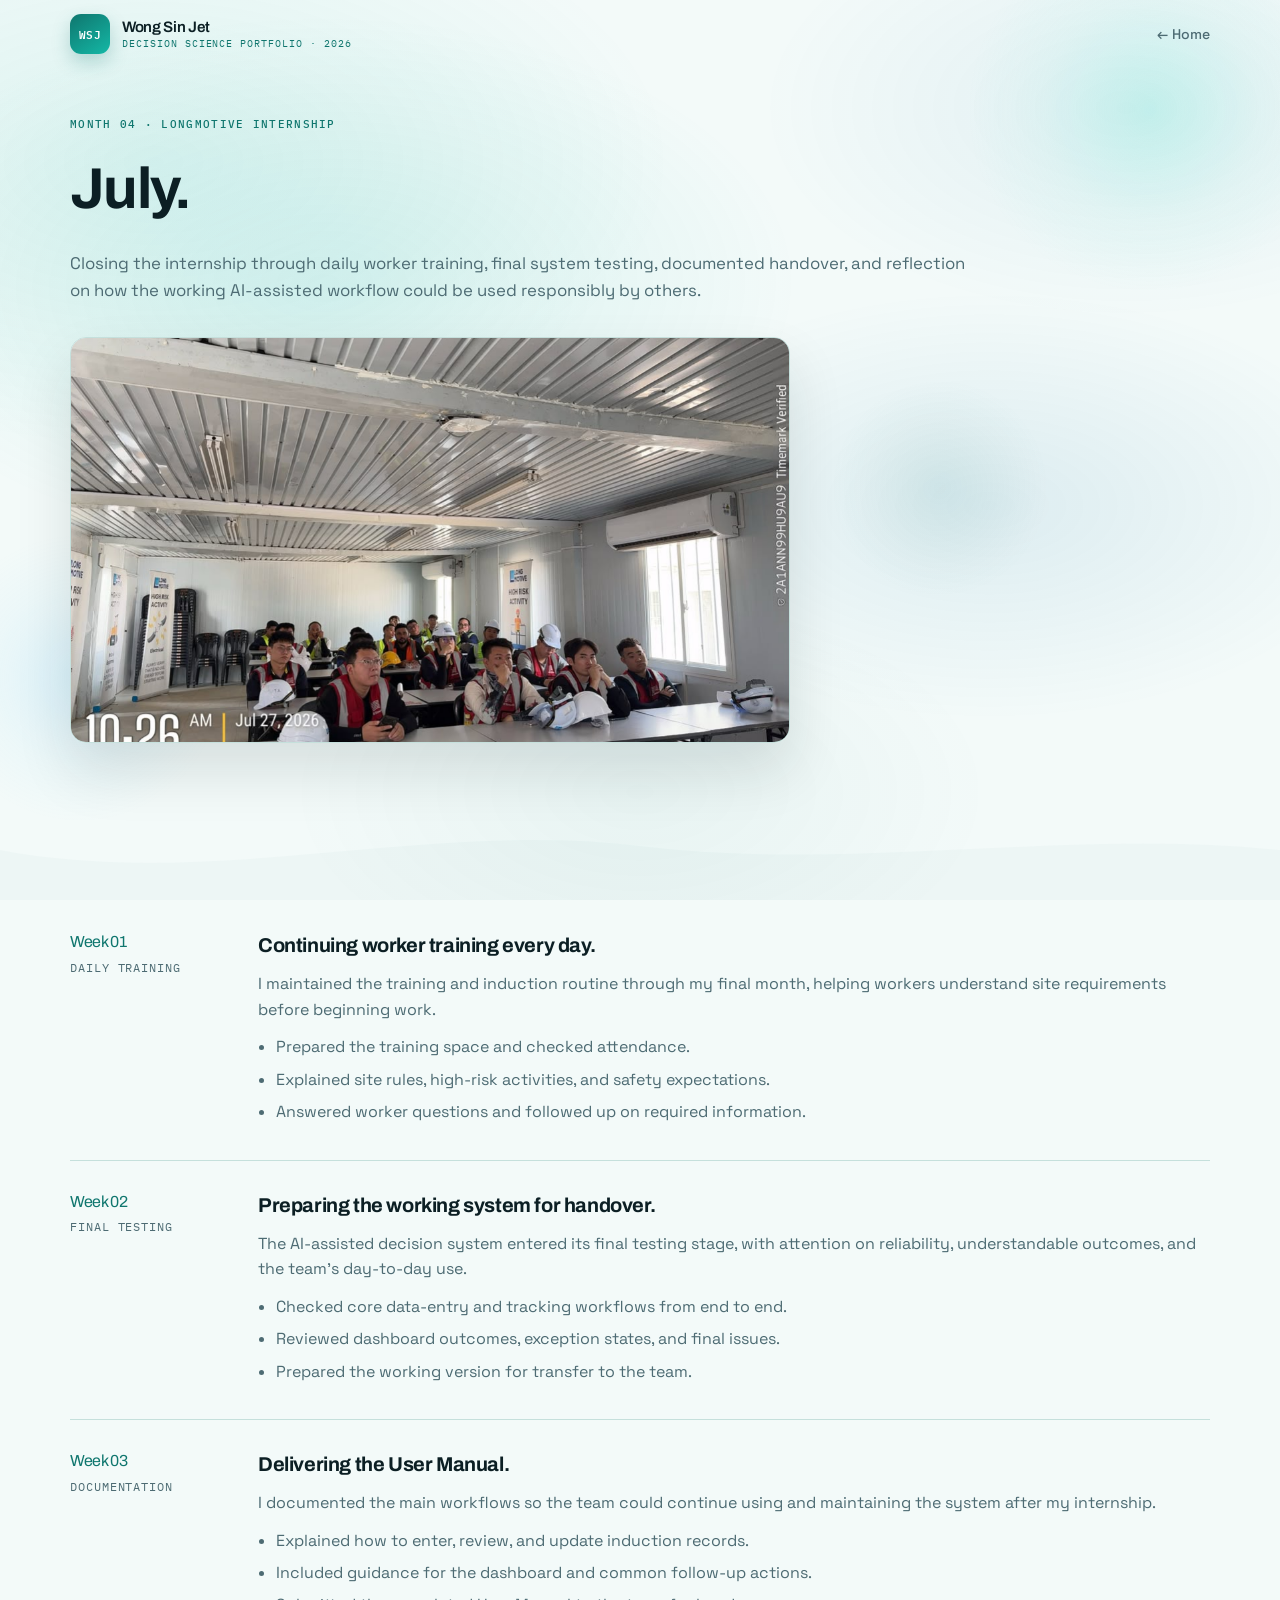
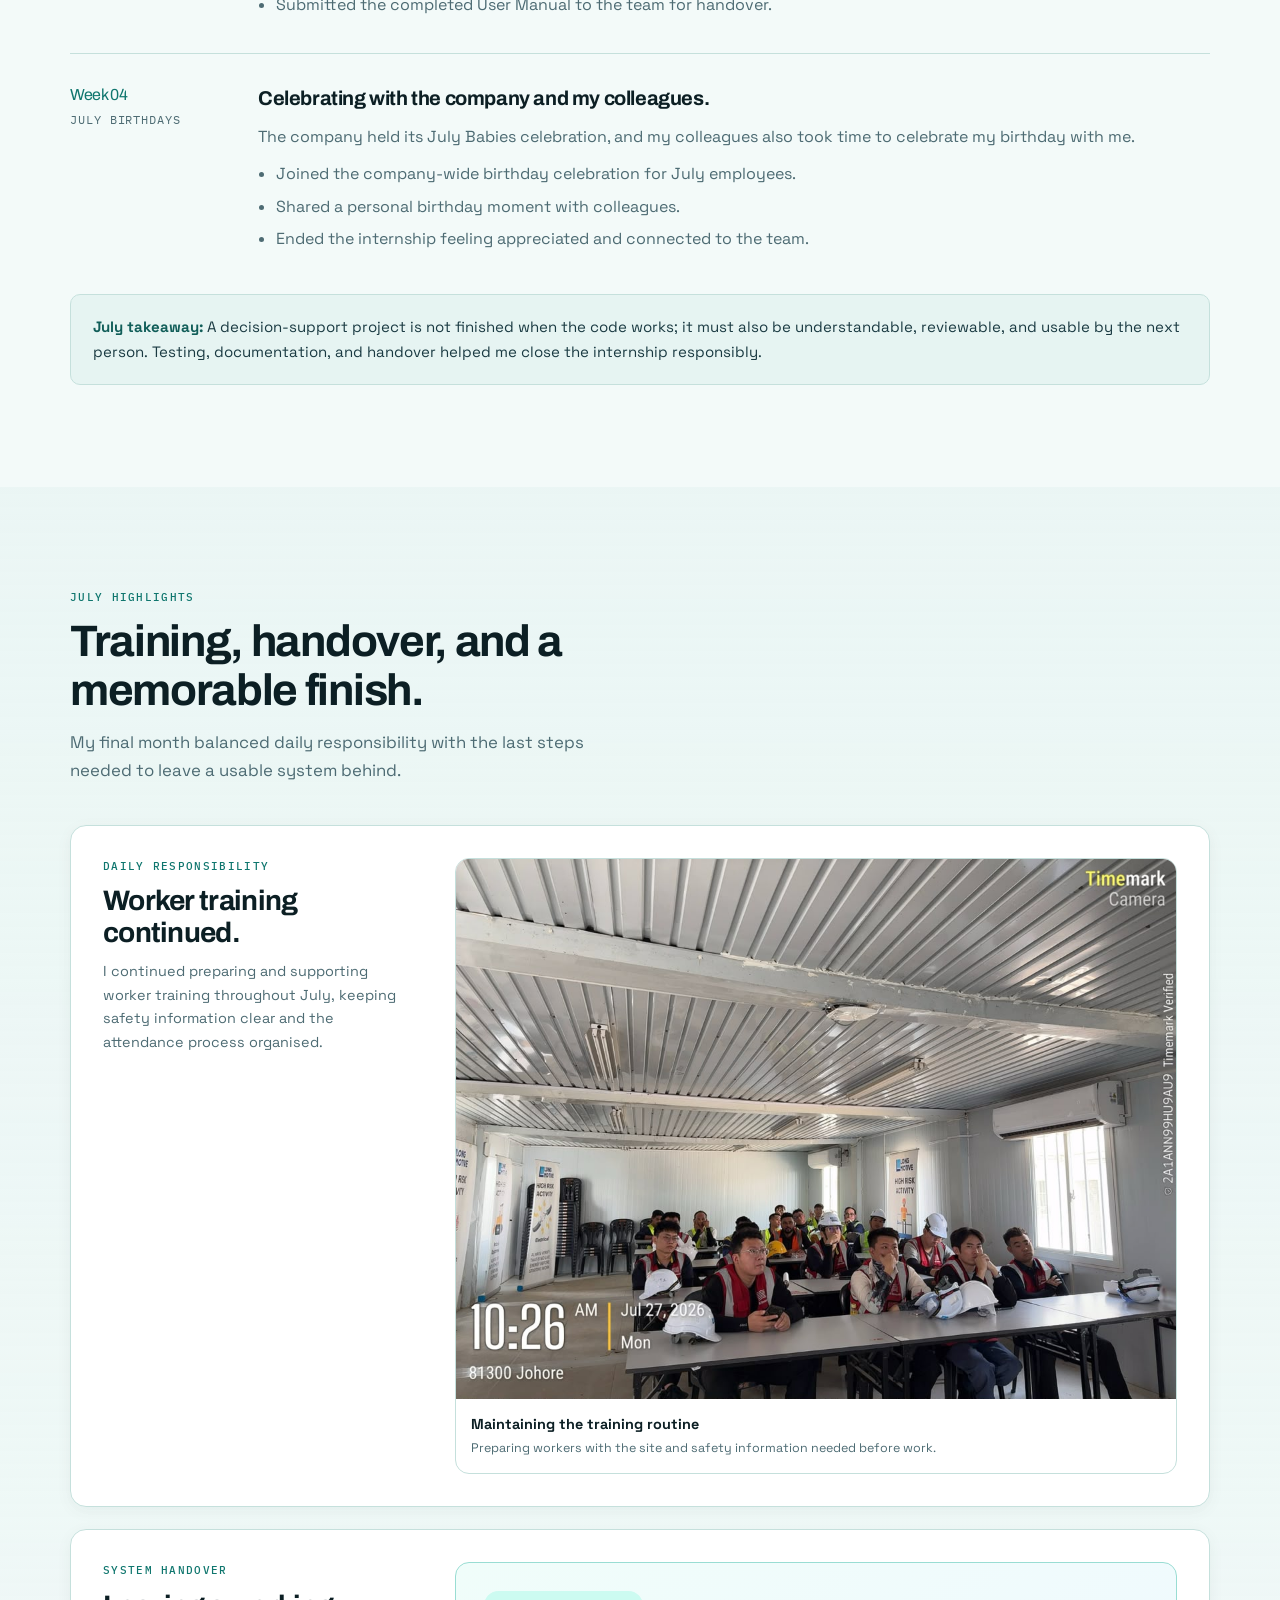
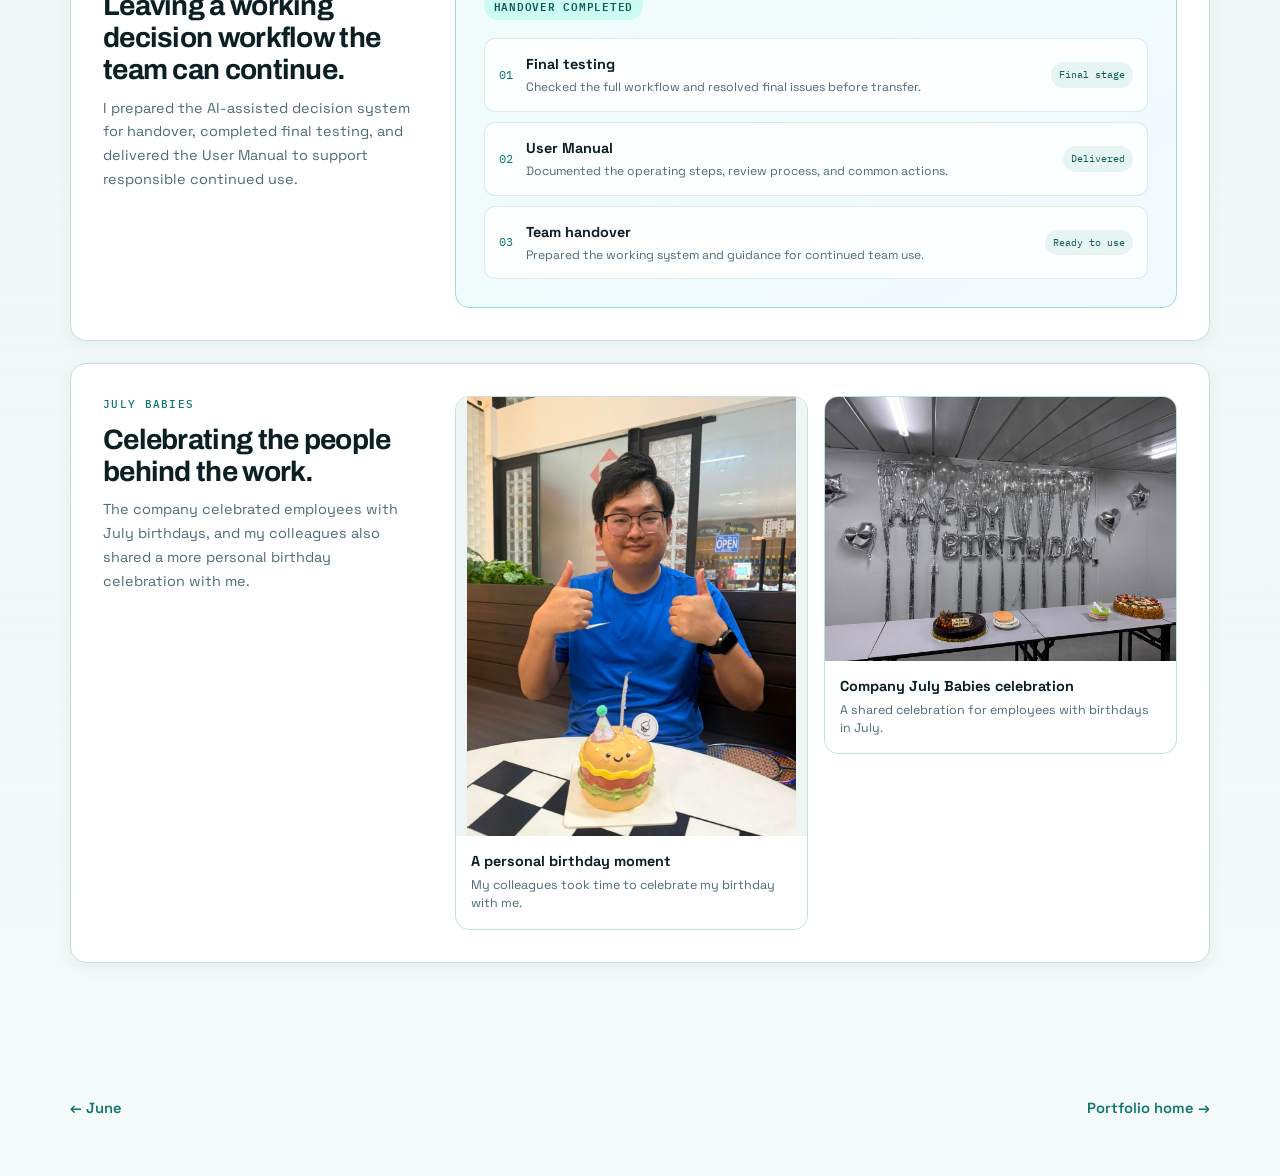
<file: july.html>
<!DOCTYPE html>
<html lang="en">
<head>
  <meta charset="utf-8">
  <meta name="viewport" content="width=device-width, initial-scale=1">
  <title>July — Wong Sin Jet</title>
  <meta name="description" content="July internship reflection: final system testing, documentation, handover, and responsible use of an AI-assisted decision workflow.">
  <link rel="stylesheet" href="style-v6.css">
</head>
<body>
  <div class="bg-glow" aria-hidden="true">
    <div class="water-wash"></div>
    <span class="orb orb-a"></span>
    <span class="orb orb-b"></span>
    <span class="orb orb-c"></span>
    <div class="bubbles">
      <span></span><span></span><span></span>
    </div>
    <div class="wave-band">
      <svg viewBox="0 0 2880 90" preserveAspectRatio="none" aria-hidden="true">
        <path d="M0,40 C240,80 480,10 720,36 C960,62 1200,18 1440,40 C1680,62 1920,10 2160,36 C2400,62 2640,18 2880,40 L2880,90 L0,90 Z"></path>
      </svg>
    </div>
  </div>

  <header class="site-header" id="top">
    <div class="header-inner">
      <a class="brand" href="index.html">
        <span class="brand-mark">WSJ</span>
        <span class="brand-text">Wong Sin Jet<small>Decision Science portfolio &middot; 2026</small></span>
      </a>
      <nav class="nav-links" aria-label="Primary"><a href="index.html">← Home</a></nav>
    </div>
  </header>

  <main>
    <section class="month-hero">
      <div class="wrap">
        <span class="eyebrow">Month 04 · Longmotive internship</span>
        <h1>July.</h1>
        <p class="subtitle">Closing the internship through daily worker training, final system testing, documented handover, and reflection on how the working AI-assisted workflow could be used responsibly by others.</p>
        <div class="month-hero-photo">
          <div class="photo-slot" data-label="July">
            <img src="images/july-daily-training.jpg" alt="Workers attending a daily training session in July" data-photo>
            <div class="photo-placeholder">
              <svg viewBox="0 0 24 24" fill="none" stroke="currentColor" stroke-width="1.5" aria-hidden="true">
                <rect x="3" y="4" width="18" height="14" rx="2"/>
                <path d="M3 15l5-4 4 3 3-2 6 5"/>
              </svg>
              <span>July cover photo</span>
              <small>images/july-daily-training.jpg</small>
            </div>
          </div>
        </div>
      </div>
    </section>

    <section class="section">
      <div class="wrap">
        <div class="weekly">
          <div class="week-label"><span>Week 01</span>Daily training</div>
          <div>
            <h3>Continuing worker training every day.</h3>
            <p>I maintained the training and induction routine through my final month, helping workers understand site requirements before beginning work.</p>
            <ul>
              <li>Prepared the training space and checked attendance.</li>
              <li>Explained site rules, high-risk activities, and safety expectations.</li>
              <li>Answered worker questions and followed up on required information.</li>
            </ul>
          </div>
        </div>
        <div class="weekly">
          <div class="week-label"><span>Week 02</span>Final testing</div>
          <div>
            <h3>Preparing the working system for handover.</h3>
            <p>The AI-assisted decision system entered its final testing stage, with attention on reliability, understandable outcomes, and the team’s day-to-day use.</p>
            <ul>
              <li>Checked core data-entry and tracking workflows from end to end.</li>
              <li>Reviewed dashboard outcomes, exception states, and final issues.</li>
              <li>Prepared the working version for transfer to the team.</li>
            </ul>
          </div>
        </div>
        <div class="weekly">
          <div class="week-label"><span>Week 03</span>Documentation</div>
          <div>
            <h3>Delivering the User Manual.</h3>
            <p>I documented the main workflows so the team could continue using and maintaining the system after my internship.</p>
            <ul>
              <li>Explained how to enter, review, and update induction records.</li>
              <li>Included guidance for the dashboard and common follow-up actions.</li>
              <li>Submitted the completed User Manual to the team for handover.</li>
            </ul>
          </div>
        </div>
        <div class="weekly">
          <div class="week-label"><span>Week 04</span>July birthdays</div>
          <div>
            <h3>Celebrating with the company and my colleagues.</h3>
            <p>The company held its July Babies celebration, and my colleagues also took time to celebrate my birthday with me.</p>
            <ul>
              <li>Joined the company-wide birthday celebration for July employees.</li>
              <li>Shared a personal birthday moment with colleagues.</li>
              <li>Ended the internship feeling appreciated and connected to the team.</li>
            </ul>
          </div>
        </div>
        <aside class="note"><b>July takeaway:</b> A decision-support project is not finished when the code works; it must also be understandable, reviewable, and usable by the next person. Testing, documentation, and handover helped me close the internship responsibly.</aside>
      </div>
    </section>

    <section class="section section-tint" aria-labelledby="july-gallery-title">
      <div class="wrap">
        <div class="section-head">
          <span class="eyebrow">July highlights</span>
          <h2 id="july-gallery-title">Training, handover, and a memorable finish.</h2>
          <p>My final month balanced daily responsibility with the last steps needed to leave a usable system behind.</p>
        </div>

        <div class="month-stories">
          <article class="month-story">
            <div class="month-story-copy">
              <span class="eyebrow">Daily responsibility</span>
              <h3>Worker training continued.</h3>
              <p>I continued preparing and supporting worker training throughout July, keeping safety information clear and the attendance process organised.</p>
            </div>
            <div class="month-story-photos single">
              <figure class="month-story-photo landscape">
                <div class="photo-slot">
                  <img src="images/july-daily-training.jpg" alt="Workers attending a daily training session managed in July" data-photo loading="lazy" decoding="async">
                  <div class="photo-placeholder compact"><span>Daily worker training</span></div>
                </div>
                <figcaption>
                  <strong>Maintaining the training routine</strong>
                  <span>Preparing workers with the site and safety information needed before work.</span>
                </figcaption>
              </figure>
            </div>
          </article>

          <article class="month-story">
            <div class="month-story-copy">
              <span class="eyebrow">System handover</span>
              <h3>Leaving a working decision workflow the team can continue.</h3>
              <p>I prepared the AI-assisted decision system for handover, completed final testing, and delivered the User Manual to support responsible continued use.</p>
            </div>
            <div class="handover-panel" aria-label="System handover milestones">
              <span class="handover-status">Handover completed</span>
              <div class="handover-steps">
                <section>
                  <span>01</span>
                  <div>
                    <strong>Final testing</strong>
                    <p>Checked the full workflow and resolved final issues before transfer.</p>
                  </div>
                  <small>Final stage</small>
                </section>
                <section>
                  <span>02</span>
                  <div>
                    <strong>User Manual</strong>
                    <p>Documented the operating steps, review process, and common actions.</p>
                  </div>
                  <small>Delivered</small>
                </section>
                <section>
                  <span>03</span>
                  <div>
                    <strong>Team handover</strong>
                    <p>Prepared the working system and guidance for continued team use.</p>
                  </div>
                  <small>Ready to use</small>
                </section>
              </div>
            </div>
          </article>

          <article class="month-story">
            <div class="month-story-copy">
              <span class="eyebrow">July Babies</span>
              <h3>Celebrating the people behind the work.</h3>
              <p>The company celebrated employees with July birthdays, and my colleagues also shared a more personal birthday celebration with me.</p>
            </div>
            <div class="month-story-photos">
              <figure class="month-story-photo portrait">
                <div class="photo-slot">
                  <img src="images/july-birthday-with-colleagues.jpg" alt="Wong Sin Jet celebrating his birthday with colleagues" data-photo loading="lazy" decoding="async">
                  <div class="photo-placeholder compact"><span>Birthday with colleagues</span></div>
                </div>
                <figcaption>
                  <strong>A personal birthday moment</strong>
                  <span>My colleagues took time to celebrate my birthday with me.</span>
                </figcaption>
              </figure>
              <figure class="month-story-photo landscape">
                <div class="photo-slot">
                  <img src="images/july-company-birthday-celebration.jpg" alt="Company July Babies celebration with birthday decorations and cakes" data-photo loading="lazy" decoding="async">
                  <div class="photo-placeholder compact"><span>Company July Babies</span></div>
                </div>
                <figcaption>
                  <strong>Company July Babies celebration</strong>
                  <span>A shared celebration for employees with birthdays in July.</span>
                </figcaption>
              </figure>
            </div>
          </article>
        </div>
      </div>
    </section>
  </main>

  <div class="wrap pager">
    <a href="june.html">← June</a>
    <a href="index.html">Portfolio home →</a>
  </div>
  <script>
    document.querySelectorAll('img[data-photo]').forEach(function (img) {
      var slot = img.closest('.photo-slot');
      function show() { if (slot) slot.classList.add('has-image'); }
      function hide() { img.style.display = 'none'; if (slot) slot.classList.remove('has-image'); }
      img.addEventListener('load', show);
      img.addEventListener('error', hide);
      if (img.complete) { if (img.naturalWidth > 0) show(); else hide(); }
    });
  </script>
  <script src="lightbox.js"></script>
</body>
</html>
</file>
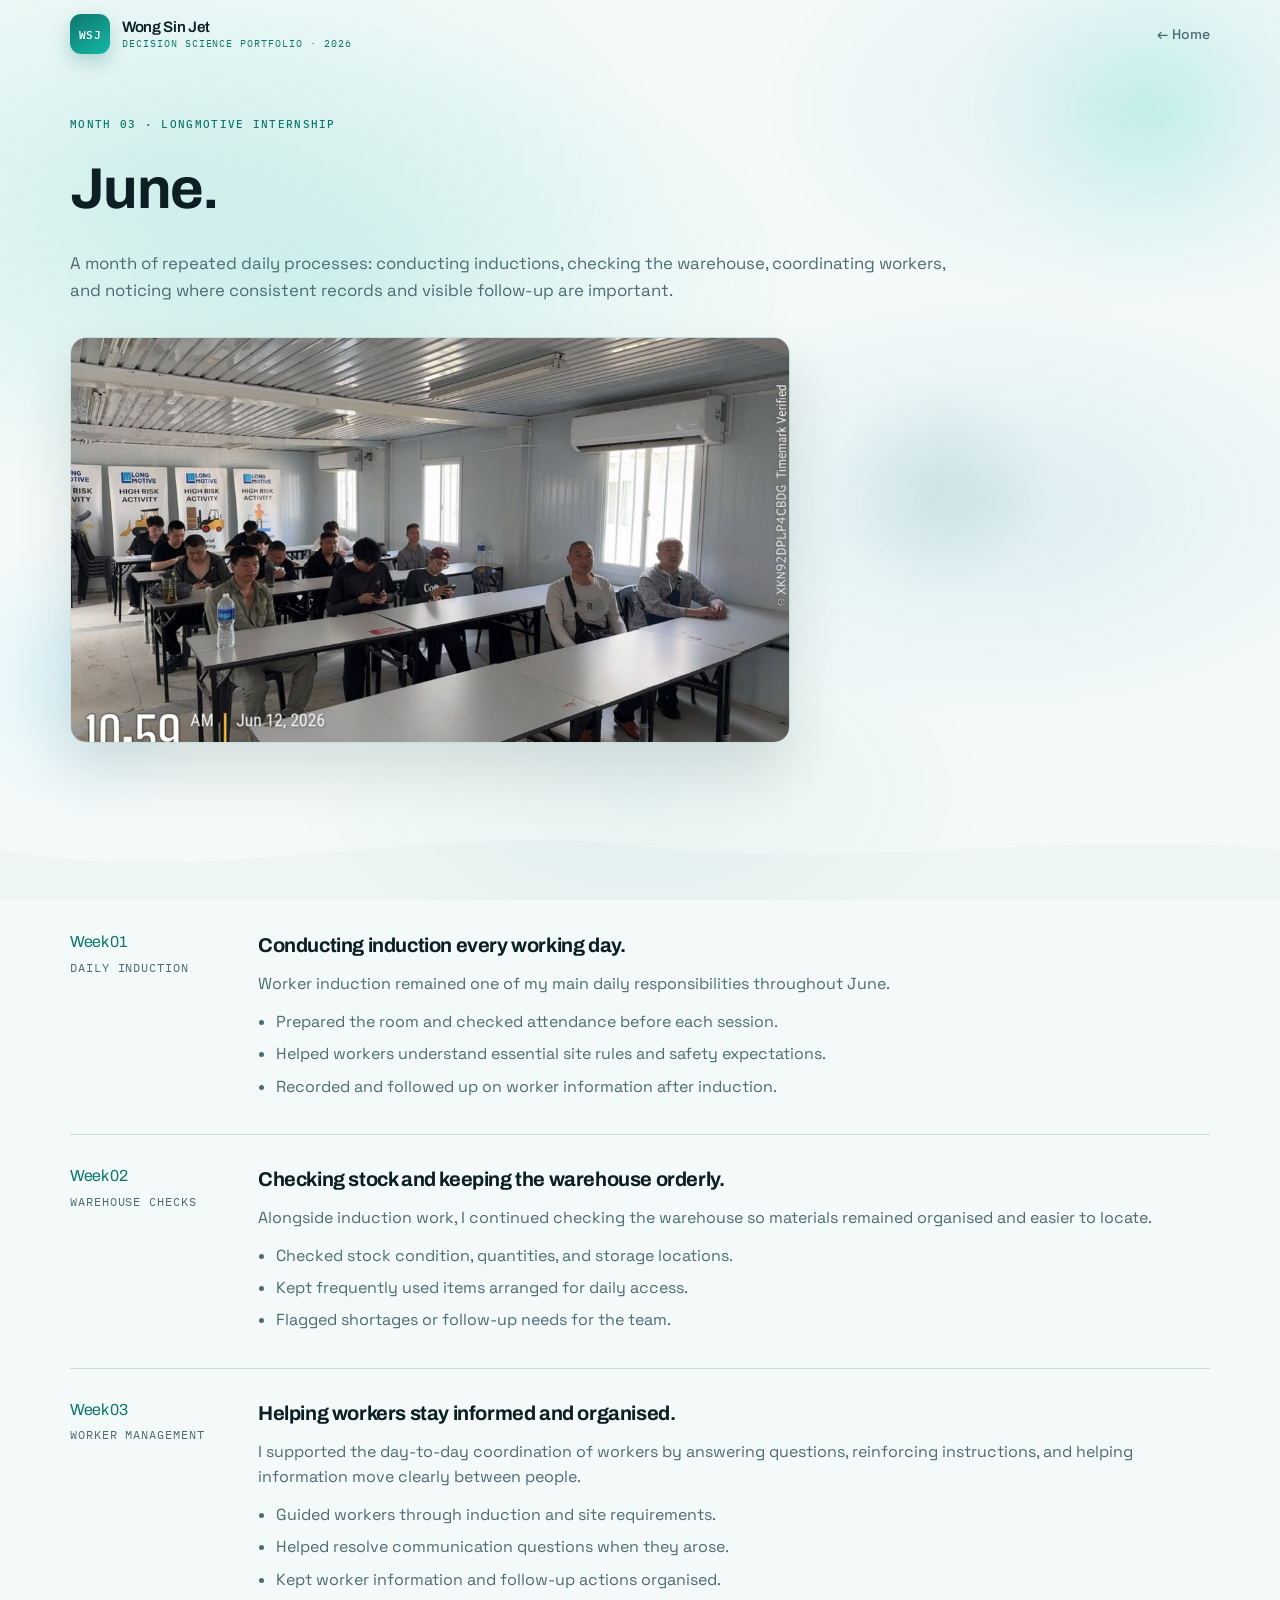
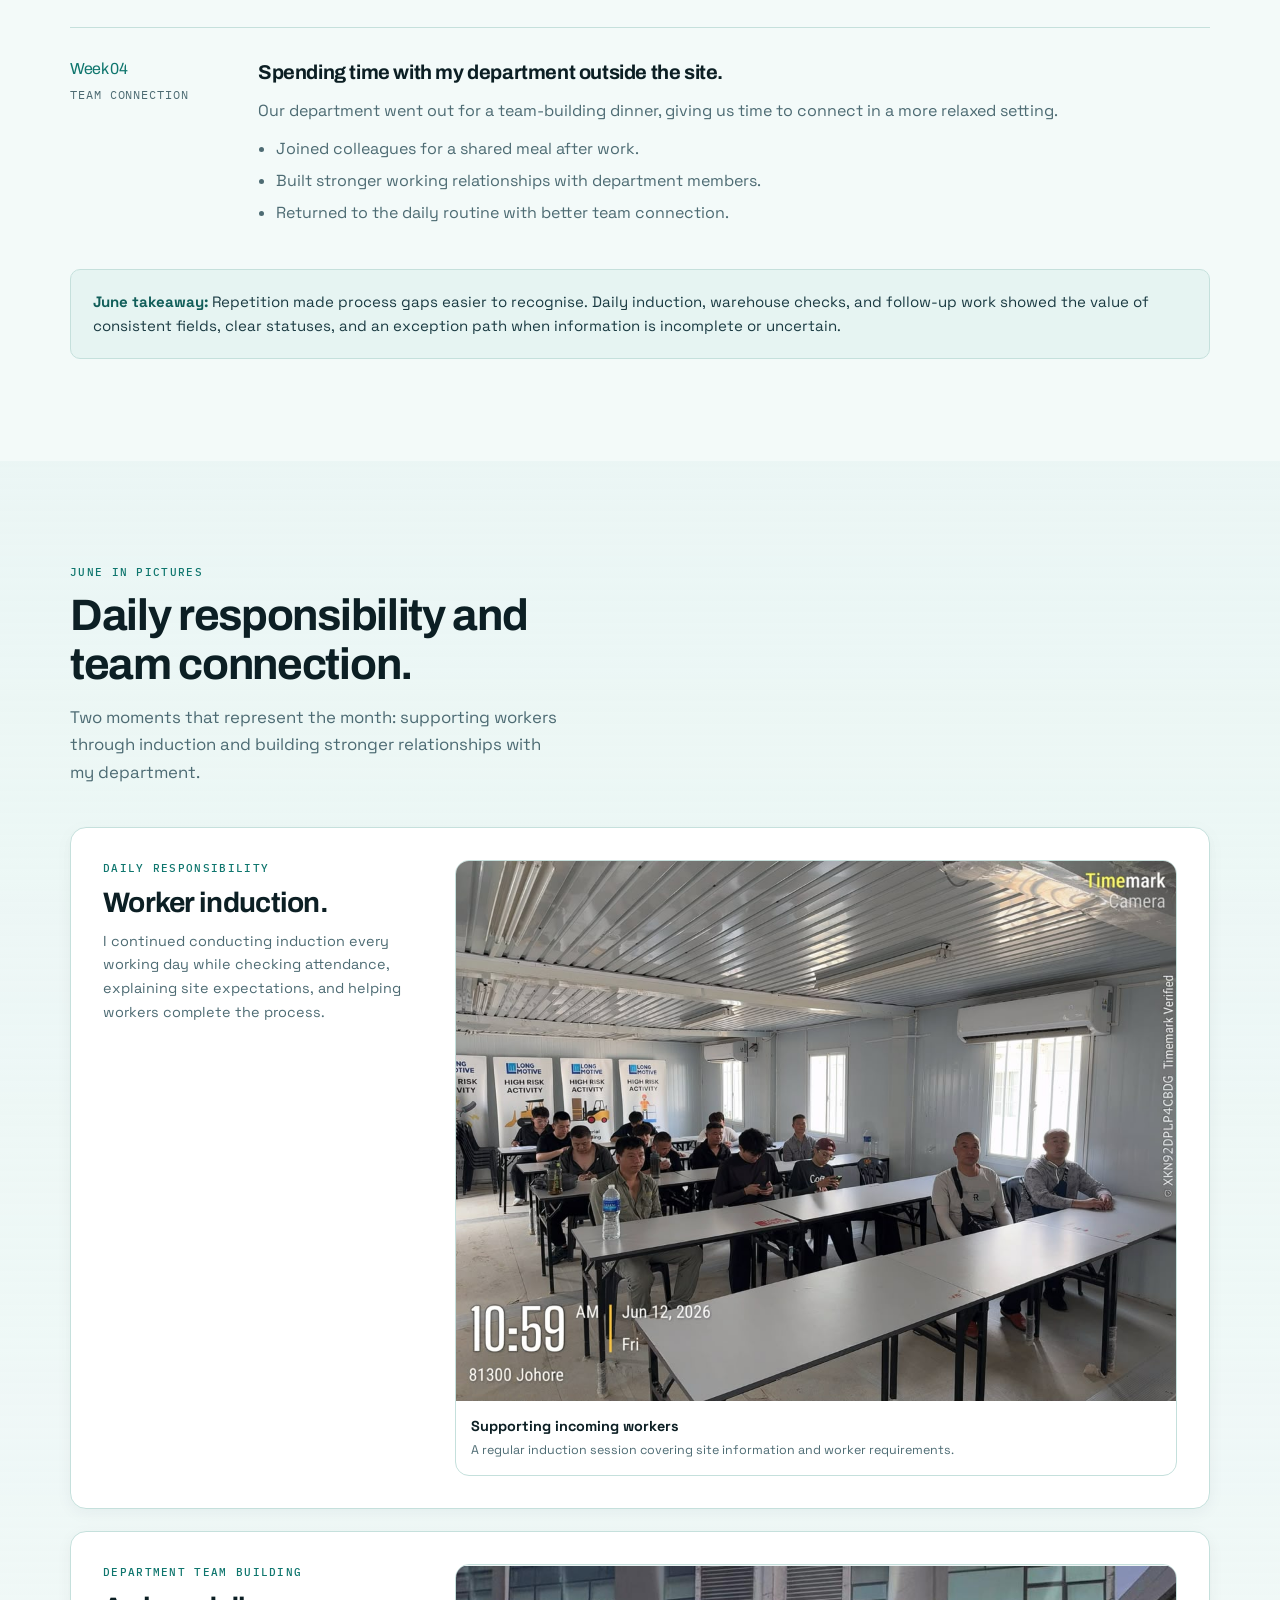
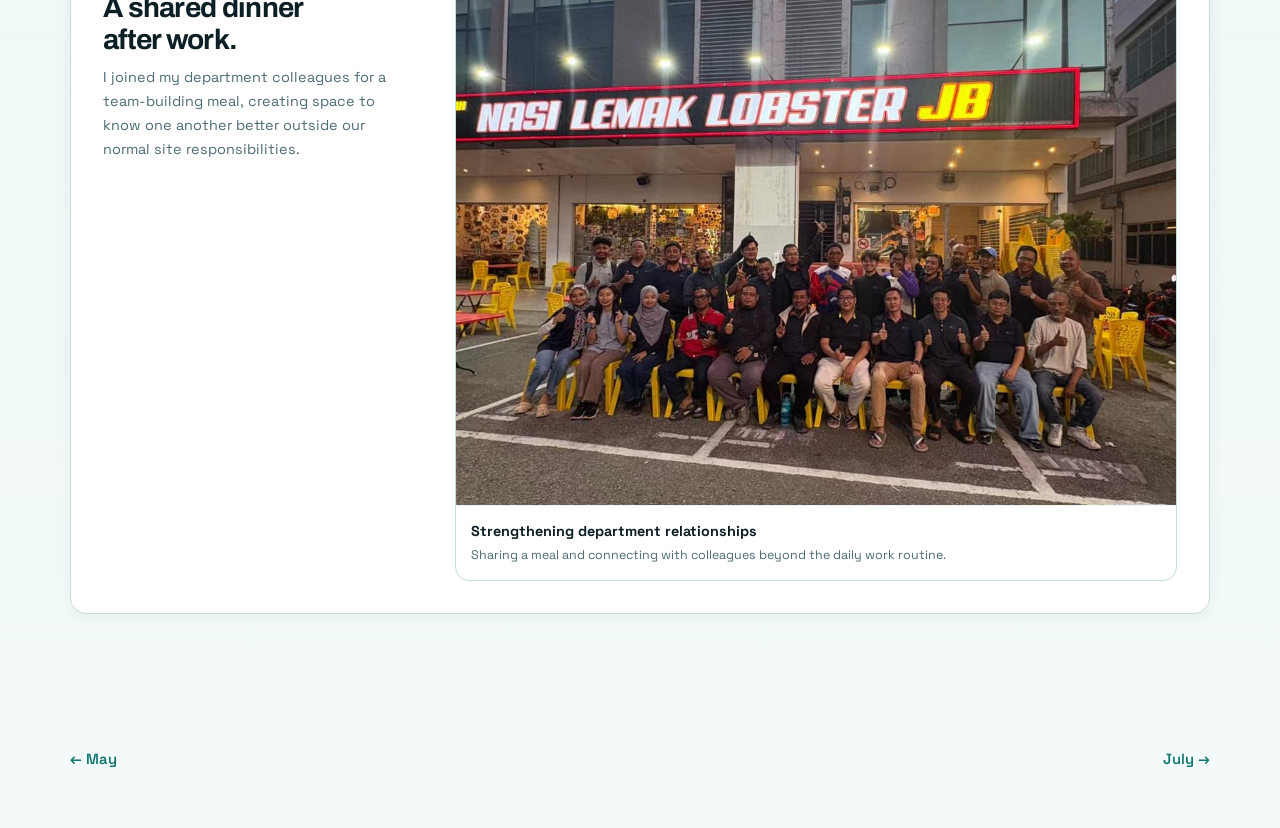
<file: june.html>
<!DOCTYPE html>
<html lang="en">
<head>
  <meta charset="utf-8">
  <meta name="viewport" content="width=device-width, initial-scale=1">
  <title>June — Wong Sin Jet</title>
  <meta name="description" content="June internship reflection: repeated operational processes, data consistency, exceptions, and team coordination.">
  <link rel="stylesheet" href="style-v6.css">
</head>
<body>
  <div class="bg-glow" aria-hidden="true">
    <div class="water-wash"></div>
    <span class="orb orb-a"></span>
    <span class="orb orb-b"></span>
    <span class="orb orb-c"></span>
    <div class="bubbles">
      <span></span><span></span><span></span>
    </div>
    <div class="wave-band">
      <svg viewBox="0 0 2880 90" preserveAspectRatio="none" aria-hidden="true">
        <path d="M0,40 C240,80 480,10 720,36 C960,62 1200,18 1440,40 C1680,62 1920,10 2160,36 C2400,62 2640,18 2880,40 L2880,90 L0,90 Z"></path>
      </svg>
    </div>
  </div>

  <header class="site-header" id="top">
    <div class="header-inner">
      <a class="brand" href="index.html">
        <span class="brand-mark">WSJ</span>
        <span class="brand-text">Wong Sin Jet<small>Decision Science portfolio &middot; 2026</small></span>
      </a>
      <nav class="nav-links" aria-label="Primary"><a href="index.html">← Home</a></nav>
    </div>
  </header>

  <main>
    <section class="month-hero">
      <div class="wrap">
        <span class="eyebrow">Month 03 · Longmotive internship</span>
        <h1>June.</h1>
        <p class="subtitle">A month of repeated daily processes: conducting inductions, checking the warehouse, coordinating workers, and noticing where consistent records and visible follow-up are important.</p>
        <div class="month-hero-photo">
          <div class="photo-slot" data-label="June">
            <img src="images/june-induction-session.jpg" alt="Workers attending an induction session in June" data-photo>
            <div class="photo-placeholder">
              <svg viewBox="0 0 24 24" fill="none" stroke="currentColor" stroke-width="1.5" aria-hidden="true">
                <rect x="3" y="4" width="18" height="14" rx="2"/>
                <path d="M3 15l5-4 4 3 3-2 6 5"/>
              </svg>
              <span>June cover photo</span>
              <small>images/june-induction-session.jpg</small>
            </div>
          </div>
        </div>
      </div>
    </section>

    <section class="section">
      <div class="wrap">
        <div class="weekly">
          <div class="week-label"><span>Week 01</span>Daily induction</div>
          <div>
            <h3>Conducting induction every working day.</h3>
            <p>Worker induction remained one of my main daily responsibilities throughout June.</p>
            <ul>
              <li>Prepared the room and checked attendance before each session.</li>
              <li>Helped workers understand essential site rules and safety expectations.</li>
              <li>Recorded and followed up on worker information after induction.</li>
            </ul>
          </div>
        </div>
        <div class="weekly">
          <div class="week-label"><span>Week 02</span>Warehouse checks</div>
          <div>
            <h3>Checking stock and keeping the warehouse orderly.</h3>
            <p>Alongside induction work, I continued checking the warehouse so materials remained organised and easier to locate.</p>
            <ul>
              <li>Checked stock condition, quantities, and storage locations.</li>
              <li>Kept frequently used items arranged for daily access.</li>
              <li>Flagged shortages or follow-up needs for the team.</li>
            </ul>
          </div>
        </div>
        <div class="weekly">
          <div class="week-label"><span>Week 03</span>Worker management</div>
          <div>
            <h3>Helping workers stay informed and organised.</h3>
            <p>I supported the day-to-day coordination of workers by answering questions, reinforcing instructions, and helping information move clearly between people.</p>
            <ul>
              <li>Guided workers through induction and site requirements.</li>
              <li>Helped resolve communication questions when they arose.</li>
              <li>Kept worker information and follow-up actions organised.</li>
            </ul>
          </div>
        </div>
        <div class="weekly">
          <div class="week-label"><span>Week 04</span>Team connection</div>
          <div>
            <h3>Spending time with my department outside the site.</h3>
            <p>Our department went out for a team-building dinner, giving us time to connect in a more relaxed setting.</p>
            <ul>
              <li>Joined colleagues for a shared meal after work.</li>
              <li>Built stronger working relationships with department members.</li>
              <li>Returned to the daily routine with better team connection.</li>
            </ul>
          </div>
        </div>
        <aside class="note"><b>June takeaway:</b> Repetition made process gaps easier to recognise. Daily induction, warehouse checks, and follow-up work showed the value of consistent fields, clear statuses, and an exception path when information is incomplete or uncertain.</aside>
      </div>
    </section>

    <section class="section section-tint" aria-labelledby="june-gallery-title">
      <div class="wrap">
        <div class="section-head">
          <span class="eyebrow">June in pictures</span>
          <h2 id="june-gallery-title">Daily responsibility and team connection.</h2>
          <p>Two moments that represent the month: supporting workers through induction and building stronger relationships with my department.</p>
        </div>

        <div class="month-stories">
          <article class="month-story">
            <div class="month-story-copy">
              <span class="eyebrow">Daily responsibility</span>
              <h3>Worker induction.</h3>
              <p>I continued conducting induction every working day while checking attendance, explaining site expectations, and helping workers complete the process.</p>
            </div>
            <div class="month-story-photos single">
              <figure class="month-story-photo landscape">
                <div class="photo-slot">
                  <img src="images/june-induction-session.jpg" alt="Workers attending a daily induction session managed by Wong Sin Jet" data-photo loading="lazy" decoding="async">
                  <div class="photo-placeholder compact"><span>Daily induction</span></div>
                </div>
                <figcaption>
                  <strong>Supporting incoming workers</strong>
                  <span>A regular induction session covering site information and worker requirements.</span>
                </figcaption>
              </figure>
            </div>
          </article>

          <article class="month-story">
            <div class="month-story-copy">
              <span class="eyebrow">Department team building</span>
              <h3>A shared dinner after work.</h3>
              <p>I joined my department colleagues for a team-building meal, creating space to know one another better outside our normal site responsibilities.</p>
            </div>
            <div class="month-story-photos single">
              <figure class="month-story-photo landscape">
                <div class="photo-slot">
                  <img src="images/june-department-team-dinner.jpg" alt="Wong Sin Jet and department colleagues at a team-building dinner" data-photo loading="lazy" decoding="async">
                  <div class="photo-placeholder compact"><span>Department dinner</span></div>
                </div>
                <figcaption>
                  <strong>Strengthening department relationships</strong>
                  <span>Sharing a meal and connecting with colleagues beyond the daily work routine.</span>
                </figcaption>
              </figure>
            </div>
          </article>
        </div>
      </div>
    </section>
  </main>

  <div class="wrap pager">
    <a href="may.html">← May</a>
    <a href="july.html">July →</a>
  </div>
  <script>
    document.querySelectorAll('img[data-photo]').forEach(function (img) {
      var slot = img.closest('.photo-slot');
      function show() { if (slot) slot.classList.add('has-image'); }
      function hide() { img.style.display = 'none'; if (slot) slot.classList.remove('has-image'); }
      img.addEventListener('load', show);
      img.addEventListener('error', hide);
      if (img.complete) { if (img.naturalWidth > 0) show(); else hide(); }
    });
  </script>
  <script src="lightbox.js"></script>
</body>
</html>
</file>
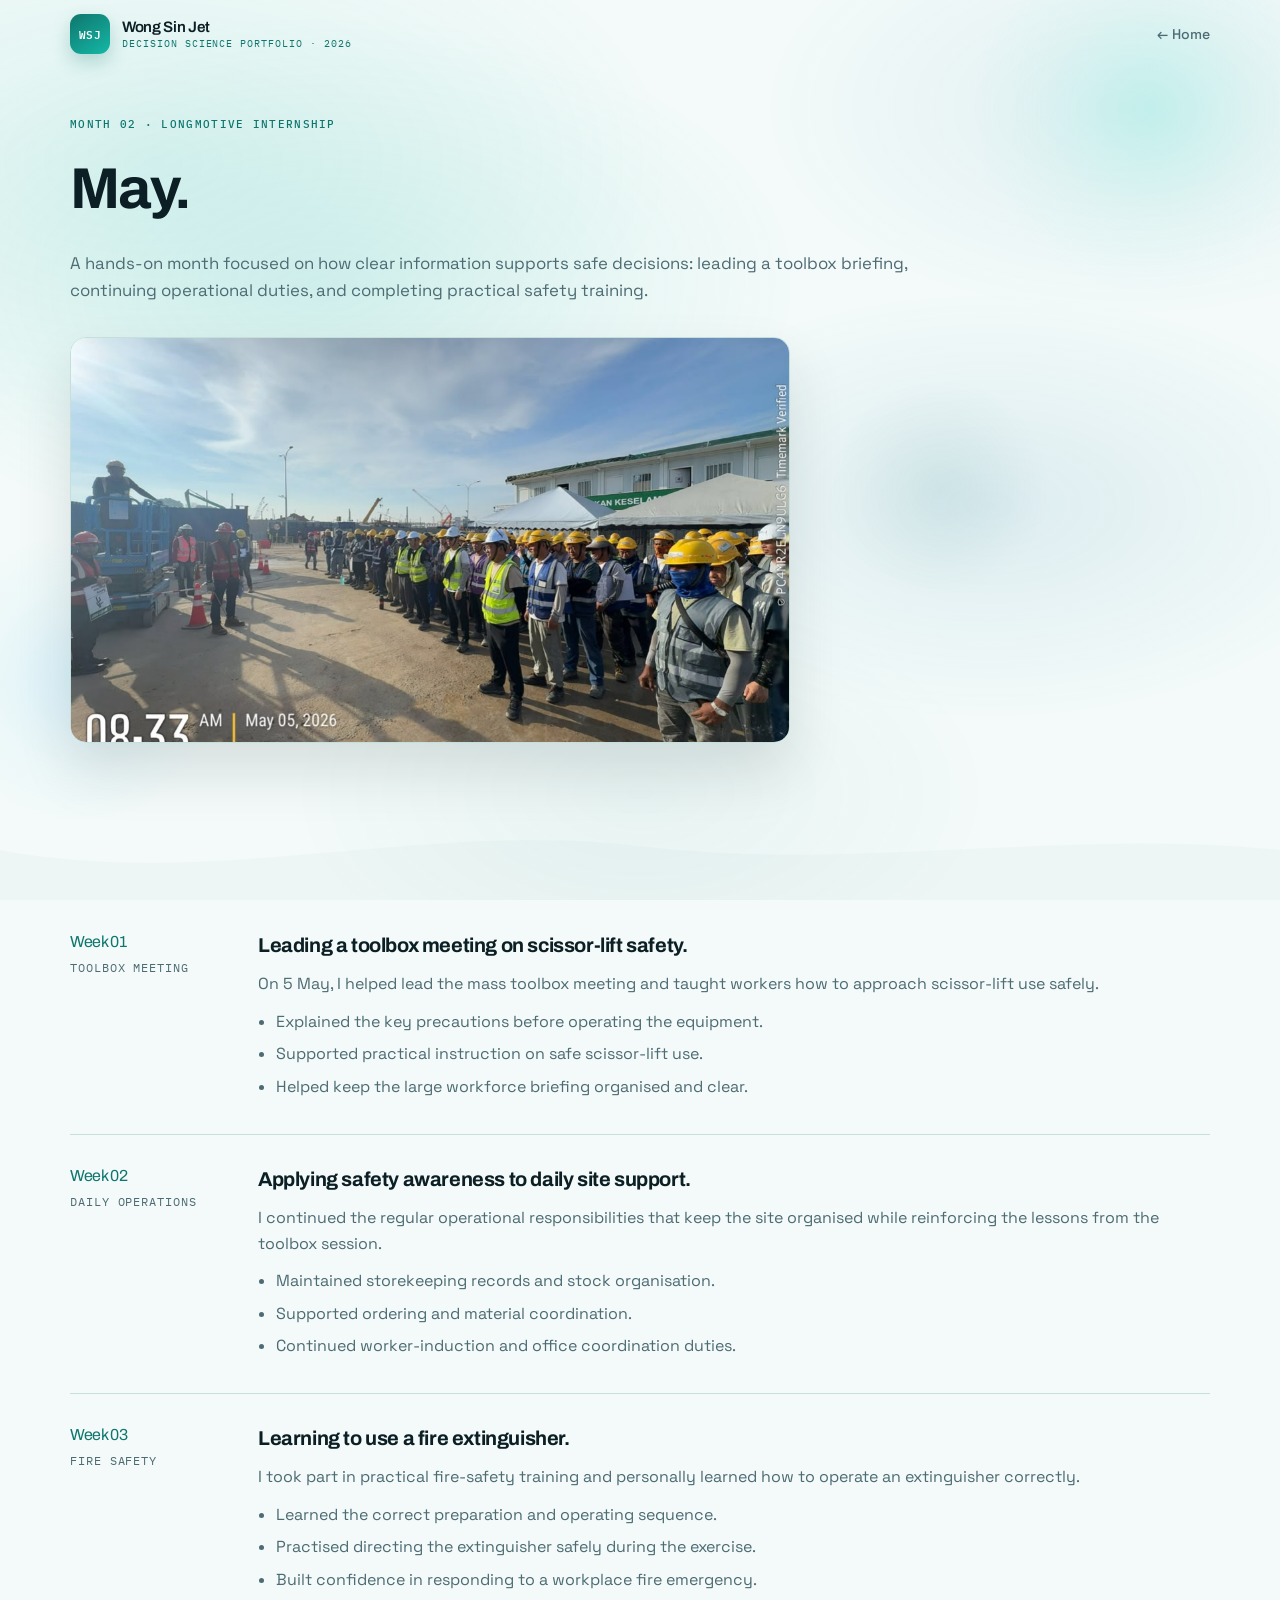
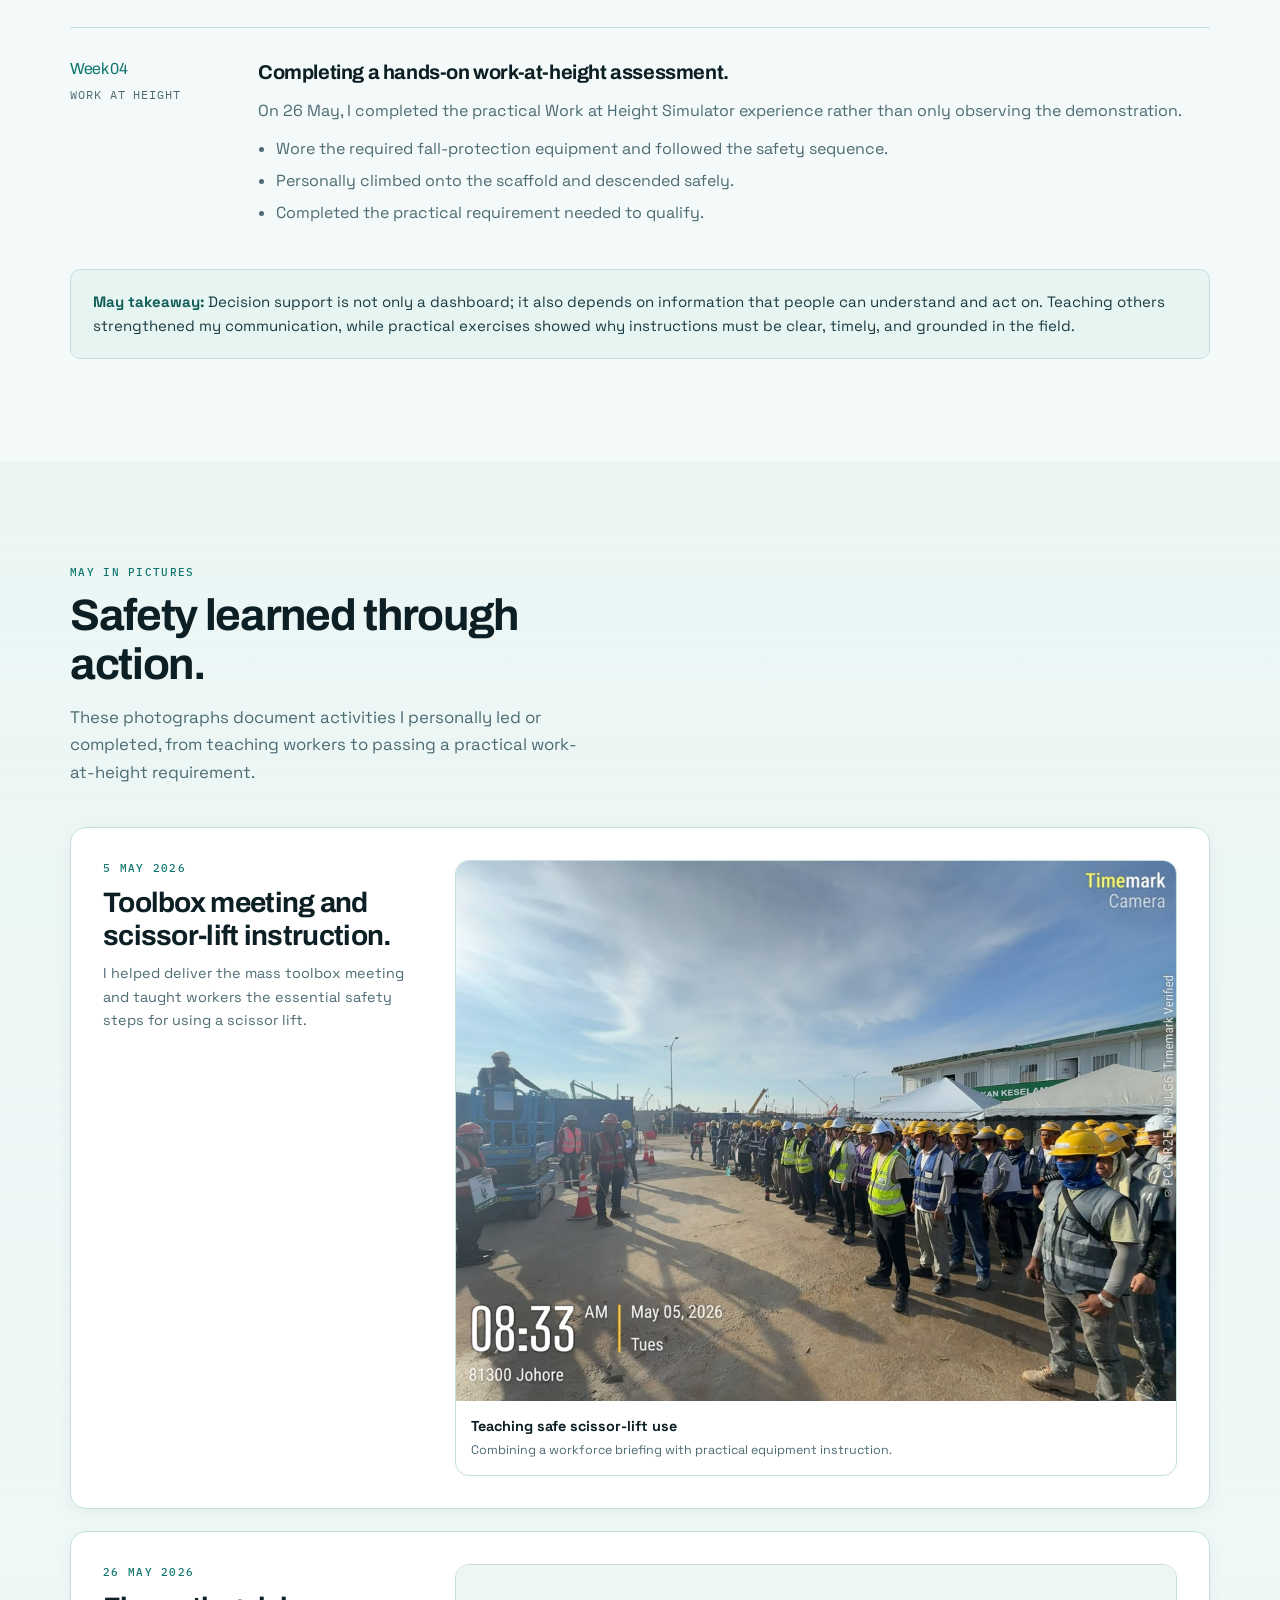
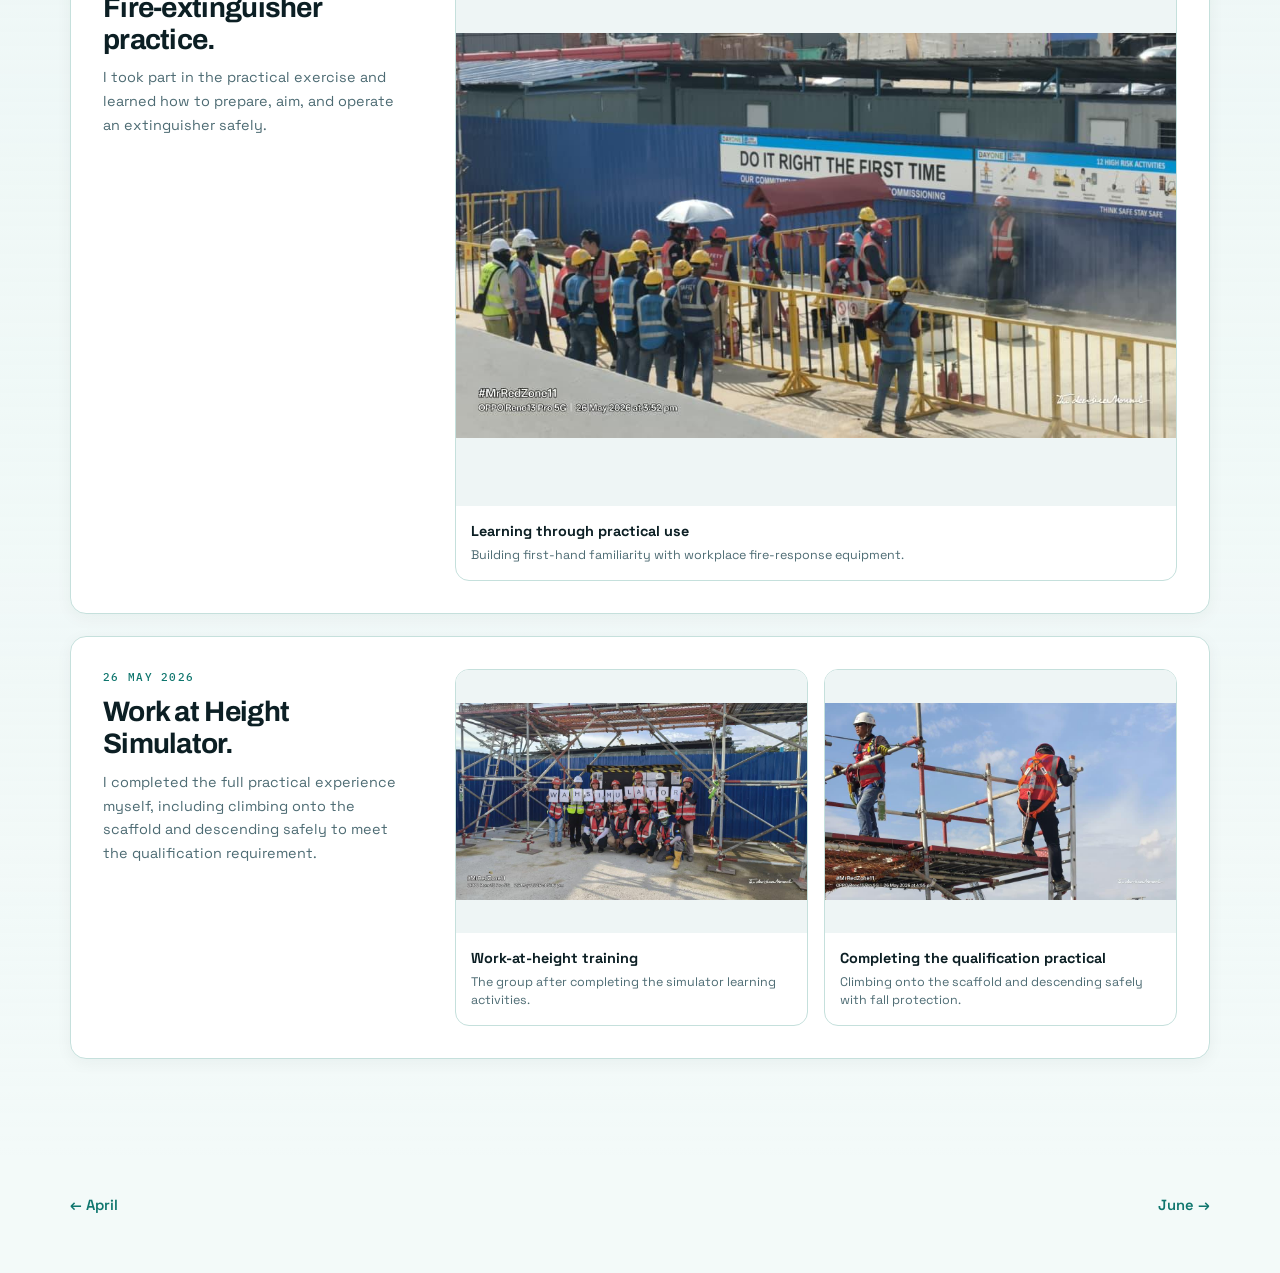
<file: may.html>
<!DOCTYPE html>
<html lang="en">
<head>
  <meta charset="utf-8">
  <meta name="viewport" content="width=device-width, initial-scale=1">
  <title>May — Wong Sin Jet</title>
  <meta name="description" content="May internship reflection: field communication, safety decisions, operational support, and hands-on learning.">
  <link rel="stylesheet" href="style-v6.css">
</head>
<body>
  <div class="bg-glow" aria-hidden="true">
    <div class="water-wash"></div>
    <span class="orb orb-a"></span>
    <span class="orb orb-b"></span>
    <span class="orb orb-c"></span>
    <div class="bubbles">
      <span></span><span></span><span></span>
    </div>
    <div class="wave-band">
      <svg viewBox="0 0 2880 90" preserveAspectRatio="none" aria-hidden="true">
        <path d="M0,40 C240,80 480,10 720,36 C960,62 1200,18 1440,40 C1680,62 1920,10 2160,36 C2400,62 2640,18 2880,40 L2880,90 L0,90 Z"></path>
      </svg>
    </div>
  </div>

  <header class="site-header" id="top">
    <div class="header-inner">
      <a class="brand" href="index.html">
        <span class="brand-mark">WSJ</span>
        <span class="brand-text">Wong Sin Jet<small>Decision Science portfolio &middot; 2026</small></span>
      </a>
      <nav class="nav-links" aria-label="Primary"><a href="index.html">← Home</a></nav>
    </div>
  </header>

  <main>
    <section class="month-hero">
      <div class="wrap">
        <span class="eyebrow">Month 02 · Longmotive internship</span>
        <h1>May.</h1>
        <p class="subtitle">A hands-on month focused on how clear information supports safe decisions: leading a toolbox briefing, continuing operational duties, and completing practical safety training.</p>
        <div class="month-hero-photo">
          <div class="photo-slot" data-label="May">
            <img src="images/may-toolbox-scissor-lift.jpg" alt="Workers attending the toolbox meeting and scissor-lift safety instruction" data-photo>
            <div class="photo-placeholder">
              <svg viewBox="0 0 24 24" fill="none" stroke="currentColor" stroke-width="1.5" aria-hidden="true">
                <rect x="3" y="4" width="18" height="14" rx="2"/>
                <path d="M3 15l5-4 4 3 3-2 6 5"/>
              </svg>
              <span>May cover photo</span>
              <small>images/may-toolbox-scissor-lift.jpg</small>
            </div>
          </div>
        </div>
      </div>
    </section>

    <section class="section">
      <div class="wrap">
        <div class="weekly">
          <div class="week-label"><span>Week 01</span>Toolbox meeting</div>
          <div>
            <h3>Leading a toolbox meeting on scissor-lift safety.</h3>
            <p>On 5 May, I helped lead the mass toolbox meeting and taught workers how to approach scissor-lift use safely.</p>
            <ul>
              <li>Explained the key precautions before operating the equipment.</li>
              <li>Supported practical instruction on safe scissor-lift use.</li>
              <li>Helped keep the large workforce briefing organised and clear.</li>
            </ul>
          </div>
        </div>
        <div class="weekly">
          <div class="week-label"><span>Week 02</span>Daily operations</div>
          <div>
            <h3>Applying safety awareness to daily site support.</h3>
            <p>I continued the regular operational responsibilities that keep the site organised while reinforcing the lessons from the toolbox session.</p>
            <ul>
              <li>Maintained storekeeping records and stock organisation.</li>
              <li>Supported ordering and material coordination.</li>
              <li>Continued worker-induction and office coordination duties.</li>
            </ul>
          </div>
        </div>
        <div class="weekly">
          <div class="week-label"><span>Week 03</span>Fire safety</div>
          <div>
            <h3>Learning to use a fire extinguisher.</h3>
            <p>I took part in practical fire-safety training and personally learned how to operate an extinguisher correctly.</p>
            <ul>
              <li>Learned the correct preparation and operating sequence.</li>
              <li>Practised directing the extinguisher safely during the exercise.</li>
              <li>Built confidence in responding to a workplace fire emergency.</li>
            </ul>
          </div>
        </div>
        <div class="weekly">
          <div class="week-label"><span>Week 04</span>Work at height</div>
          <div>
            <h3>Completing a hands-on work-at-height assessment.</h3>
            <p>On 26 May, I completed the practical Work at Height Simulator experience rather than only observing the demonstration.</p>
            <ul>
              <li>Wore the required fall-protection equipment and followed the safety sequence.</li>
              <li>Personally climbed onto the scaffold and descended safely.</li>
              <li>Completed the practical requirement needed to qualify.</li>
            </ul>
          </div>
        </div>
        <aside class="note"><b>May takeaway:</b> Decision support is not only a dashboard; it also depends on information that people can understand and act on. Teaching others strengthened my communication, while practical exercises showed why instructions must be clear, timely, and grounded in the field.</aside>
      </div>
    </section>

    <section class="section section-tint" aria-labelledby="may-gallery-title">
      <div class="wrap">
        <div class="section-head">
          <span class="eyebrow">May in pictures</span>
          <h2 id="may-gallery-title">Safety learned through action.</h2>
          <p>These photographs document activities I personally led or completed, from teaching workers to passing a practical work-at-height requirement.</p>
        </div>

        <div class="month-stories">
          <article class="month-story">
            <div class="month-story-copy">
              <span class="eyebrow">5 May 2026</span>
              <h3>Toolbox meeting and scissor-lift instruction.</h3>
              <p>I helped deliver the mass toolbox meeting and taught workers the essential safety steps for using a scissor lift.</p>
            </div>
            <div class="month-story-photos single">
              <figure class="month-story-photo landscape">
                <div class="photo-slot">
                  <img src="images/may-toolbox-scissor-lift.jpg" alt="Mass toolbox meeting with practical scissor-lift safety instruction" data-photo loading="lazy" decoding="async">
                  <div class="photo-placeholder compact"><span>Toolbox meeting</span></div>
                </div>
                <figcaption>
                  <strong>Teaching safe scissor-lift use</strong>
                  <span>Combining a workforce briefing with practical equipment instruction.</span>
                </figcaption>
              </figure>
            </div>
          </article>

          <article class="month-story">
            <div class="month-story-copy">
              <span class="eyebrow">26 May 2026</span>
              <h3>Fire-extinguisher practice.</h3>
              <p>I took part in the practical exercise and learned how to prepare, aim, and operate an extinguisher safely.</p>
            </div>
            <div class="month-story-photos single">
              <figure class="month-story-photo landscape">
                <div class="photo-slot">
                  <img src="images/may-fire-extinguisher-training.jpg" alt="Practical fire-extinguisher training exercise at the site" data-photo loading="lazy" decoding="async">
                  <div class="photo-placeholder compact"><span>Fire safety practice</span></div>
                </div>
                <figcaption>
                  <strong>Learning through practical use</strong>
                  <span>Building first-hand familiarity with workplace fire-response equipment.</span>
                </figcaption>
              </figure>
            </div>
          </article>

          <article class="month-story">
            <div class="month-story-copy">
              <span class="eyebrow">26 May 2026</span>
              <h3>Work at Height Simulator.</h3>
              <p>I completed the full practical experience myself, including climbing onto the scaffold and descending safely to meet the qualification requirement.</p>
            </div>
            <div class="month-story-photos">
              <figure class="month-story-photo landscape">
                <div class="photo-slot">
                  <img src="images/may-work-at-height-team.jpg" alt="Work at Height Simulator training group in front of the scaffold" data-photo loading="lazy" decoding="async">
                  <div class="photo-placeholder compact"><span>WAH Simulator team</span></div>
                </div>
                <figcaption>
                  <strong>Work-at-height training</strong>
                  <span>The group after completing the simulator learning activities.</span>
                </figcaption>
              </figure>
              <figure class="month-story-photo landscape">
                <div class="photo-slot">
                  <img src="images/may-scaffold-practical.jpg" alt="Wong Sin Jet completing the scaffold climb-and-descent work-at-height practical" data-photo loading="lazy" decoding="async">
                  <div class="photo-placeholder compact"><span>Scaffold practical</span></div>
                </div>
                <figcaption>
                  <strong>Completing the qualification practical</strong>
                  <span>Climbing onto the scaffold and descending safely with fall protection.</span>
                </figcaption>
              </figure>
            </div>
          </article>
        </div>
      </div>
    </section>
  </main>

  <div class="wrap pager">
    <a href="april.html">← April</a>
    <a href="june.html">June →</a>
  </div>
  <script>
    document.querySelectorAll('img[data-photo]').forEach(function (img) {
      var slot = img.closest('.photo-slot');
      function show() { if (slot) slot.classList.add('has-image'); }
      function hide() { img.style.display = 'none'; if (slot) slot.classList.remove('has-image'); }
      img.addEventListener('load', show);
      img.addEventListener('error', hide);
      if (img.complete) { if (img.naturalWidth > 0) show(); else hide(); }
    });
  </script>
  <script src="lightbox.js"></script>
</body>
</html>
</file>
<file: style-v6.css>
/* Wong Sin Jet Portfolio — v4 (smooth + light ambient motion)
   Same design as v3, with cheap GPU-friendly background animation:
   - Soft radial orbs (NO filter:blur, NO mix-blend-mode)
   - Only animate transform + opacity
   - 3 bubbles + 1 slow wash drift + optional soft wave
   - Still much lighter than v1/v2
*/

@import url('https://fonts.googleapis.com/css2?family=Archivo:ital,wght@0,400;0,500;0,600;0,700;1,500&family=IBM+Plex+Mono:wght@400;500&family=Space+Grotesk:wght@400;500;600;700&display=swap');

:root {
  --ink: #0c1f24;
  --ink-soft: #1a3a42;
  --muted: #4d6b73;
  --muted-2: #6b8a92;
  --paper: #f3faf9;
  --paper-2: #e6f4f2;
  --line: #c5e0dc;
  --line-soft: rgba(15, 118, 110, 0.1);
  --primary: #0f766e;
  --primary-bright: #14b8a6;
  --primary-deep: #115e59;
  --accent: #0369a1;
  --accent-soft: #e0f2fe;
  --aqua: #ccfbf1;
  --card: #ffffff;
  --shadow-sm: 0 4px 16px rgba(12, 31, 36, 0.05);
  --shadow-md: 0 16px 40px rgba(12, 31, 36, 0.09);
  --shadow-lg: 0 28px 56px rgba(12, 31, 36, 0.12);
  --radius: 16px;
  --radius-sm: 10px;
  --radius-pill: 999px;
  --ease: cubic-bezier(0.16, 1, 0.3, 1);
  --font-display: 'Archivo', system-ui, sans-serif;
  --font-body: 'Space Grotesk', system-ui, sans-serif;
  --font-mono: 'IBM Plex Mono', ui-monospace, monospace;
  --header-h: 68px;
  --space-section: clamp(4.5rem, 8vw, 7rem);
}

*, *::before, *::after { box-sizing: border-box; }
html { scroll-behavior: smooth; }
body {
  margin: 0;
  color: var(--ink);
  background: var(--paper);
  font-family: var(--font-body);
  font-size: 16px;
  line-height: 1.6;
  overflow-x: hidden;
  -webkit-font-smoothing: antialiased;
}
img { max-width: 100%; display: block; }
a { color: inherit; text-decoration: none; }
h1, h2, h3, h4, p { margin-top: 0; text-wrap: pretty; }
button, a, .btn, .month { cursor: pointer; }

.wrap {
  width: min(1140px, calc(100% - 48px));
  margin-inline: auto;
}

/* ========== AMBIENT (light motion, cheap) ==========
   Safe rules:
   - animate ONLY transform / opacity
   - soft color via radial-gradient (already soft) — never filter:blur()
   - no mix-blend-mode, no backdrop-filter on this layer
   - few elements only
*/
.bg-glow {
  position: fixed;
  inset: 0;
  pointer-events: none;
  z-index: 0;
  overflow: hidden;
  background:
    radial-gradient(ellipse 70% 55% at 12% 18%, rgba(20, 184, 166, 0.10) 0%, transparent 58%),
    radial-gradient(ellipse 55% 45% at 88% 12%, rgba(3, 105, 161, 0.07) 0%, transparent 52%),
    radial-gradient(ellipse 50% 40% at 50% 88%, rgba(15, 118, 110, 0.05) 0%, transparent 55%);
}

/* slow wash drift — one layer, transform only */
.water-wash {
  position: absolute;
  inset: -12%;
  background:
    radial-gradient(ellipse 50% 40% at 30% 35%, rgba(20, 184, 166, 0.12) 0%, transparent 60%),
    radial-gradient(ellipse 45% 35% at 72% 55%, rgba(3, 105, 161, 0.09) 0%, transparent 55%);
  animation: wash-drift 28s ease-in-out infinite alternate;
}

/* soft orbs: NO filter:blur — gradient already soft */
.orb {
  position: absolute;
  border-radius: 50%;
  opacity: 0.55;
  animation: orb-float 22s ease-in-out infinite alternate;
}
.orb-a {
  width: 380px;
  height: 380px;
  top: -80px;
  right: -60px;
  background: radial-gradient(circle, rgba(94, 234, 212, 0.45) 0%, rgba(94, 234, 212, 0.12) 40%, transparent 68%);
  animation-duration: 26s;
}
.orb-b {
  width: 300px;
  height: 300px;
  bottom: 8%;
  left: -70px;
  background: radial-gradient(circle, rgba(125, 211, 252, 0.4) 0%, rgba(125, 211, 252, 0.1) 42%, transparent 68%);
  animation-duration: 30s;
  animation-delay: -8s;
}
.orb-c {
  width: 220px;
  height: 220px;
  top: 42%;
  right: 18%;
  background: radial-gradient(circle, rgba(15, 118, 110, 0.22) 0%, transparent 70%);
  opacity: 0.4;
  animation-duration: 24s;
  animation-delay: -4s;
}

/* 3 small bubbles only */
.bubbles {
  position: absolute;
  inset: 0;
}
.bubbles span {
  position: absolute;
  bottom: -24px;
  border-radius: 50%;
  border: 1px solid rgba(15, 118, 110, 0.14);
  background: radial-gradient(circle at 30% 30%, rgba(255, 255, 255, 0.55), rgba(153, 246, 228, 0.12) 50%, transparent 70%);
  animation: bubble-rise linear infinite;
  opacity: 0;
}
.bubbles span:nth-child(1) {
  left: 18%;
  width: 8px;
  height: 8px;
  animation-duration: 18s;
}
.bubbles span:nth-child(2) {
  left: 52%;
  width: 11px;
  height: 11px;
  animation-duration: 22s;
  animation-delay: 4s;
}
.bubbles span:nth-child(3) {
  left: 78%;
  width: 7px;
  height: 7px;
  animation-duration: 16s;
  animation-delay: 9s;
}

/* single soft wave band */
.wave-band {
  position: absolute;
  left: 0;
  right: 0;
  bottom: 0;
  height: 90px;
  opacity: 0.35;
  overflow: hidden;
}
.wave-band svg {
  position: absolute;
  left: 0;
  bottom: 0;
  width: 200%;
  height: 100%;
  min-width: 1000px;
  fill: rgba(15, 118, 110, 0.07);
  animation: wave-slide 24s linear infinite;
}

/* unused heavy layers stay hidden if old markup sneaks in */
.water-caustics {
  display: none !important;
}

@keyframes wash-drift {
  from { transform: translate3d(0, 0, 0) scale(1); }
  to { transform: translate3d(-2.5%, 1.5%, 0) scale(1.04); }
}
@keyframes orb-float {
  from { transform: translate3d(0, 0, 0); }
  to { transform: translate3d(18px, -22px, 0); }
}
@keyframes bubble-rise {
  0% {
    transform: translate3d(0, 0, 0);
    opacity: 0;
  }
  12% { opacity: 0.4; }
  100% {
    transform: translate3d(8px, -100vh, 0);
    opacity: 0;
  }
}
@keyframes wave-slide {
  from { transform: translate3d(0, 0, 0); }
  to { transform: translate3d(-50%, 0, 0); }
}

/* ========== HEADER ========== */
.site-header {
  position: sticky;
  top: 0;
  z-index: 100;
  height: var(--header-h);
  display: flex;
  align-items: center;
  transition: background 0.3s var(--ease), box-shadow 0.3s var(--ease), backdrop-filter 0.3s;
}
.site-header.scrolled {
  /* solid-ish fill instead of live backdrop-filter blur (saves GPU on scroll) */
  background: rgba(243, 250, 249, 0.97);
  box-shadow: 0 1px 0 var(--line-soft), var(--shadow-sm);
}
.header-inner {
  display: flex;
  align-items: center;
  justify-content: space-between;
  gap: 20px;
  width: min(1140px, calc(100% - 48px));
  margin-inline: auto;
}
.brand {
  display: flex;
  align-items: center;
  gap: 12px;
  font-weight: 600;
  font-family: var(--font-display);
  letter-spacing: -0.02em;
}
.brand-mark {
  width: 40px; height: 40px;
  border-radius: 11px;
  display: grid;
  place-items: center;
  background: linear-gradient(145deg, var(--primary) 0%, var(--primary-bright) 100%);
  color: #fff;
  font-size: 0.68rem;
  font-family: var(--font-mono);
  letter-spacing: 0.04em;
  box-shadow: 0 8px 18px rgba(15, 118, 110, 0.25);
  transition: transform 0.3s var(--ease);
  flex-shrink: 0;
}
.brand:hover .brand-mark { transform: rotate(-5deg) scale(1.04); }
.brand-text {
  display: flex;
  flex-direction: column;
  line-height: 1.15;
  font-size: 0.95rem;
}
.brand-text small {
  font-family: var(--font-mono);
  font-size: 0.6rem;
  font-weight: 400;
  letter-spacing: 0.1em;
  text-transform: uppercase;
  color: var(--primary);
  margin-top: 2px;
}
.nav-links {
  display: flex;
  align-items: center;
  gap: 6px 18px;
  flex-wrap: wrap;
  font-size: 0.88rem;
  color: var(--muted);
  font-weight: 500;
}
.nav-links a:not(.btn) {
  position: relative;
  padding: 6px 0;
  transition: color 0.2s;
}
.nav-links a:not(.btn):hover { color: var(--ink); }
.nav-links a:not(.btn)::after {
  content: '';
  position: absolute;
  left: 0; bottom: 2px;
  width: 100%; height: 1.5px;
  background: var(--primary);
  transform: scaleX(0);
  transform-origin: right;
  transition: transform 0.3s var(--ease);
}
.nav-links a:not(.btn):hover::after {
  transform: scaleX(1);
  transform-origin: left;
}

/* ========== BUTTONS ========== */
.btn {
  display: inline-flex;
  align-items: center;
  justify-content: center;
  gap: 8px;
  border-radius: var(--radius-pill);
  font-weight: 600;
  font-size: 0.9rem;
  font-family: var(--font-body);
  padding: 11px 20px;
  border: 1px solid transparent;
  transition: transform 0.25s var(--ease), box-shadow 0.25s, background 0.25s, border-color 0.25s, color 0.25s;
  white-space: nowrap;
}
.btn:hover { transform: translateY(-2px); }
.btn:active { transform: translateY(0) scale(0.98); }
.btn:focus-visible {
  outline: 2px solid var(--primary);
  outline-offset: 3px;
}
.btn-sm { padding: 8px 14px; font-size: 0.84rem; }
.btn-primary {
  background: linear-gradient(145deg, var(--primary) 0%, #0d9488 100%);
  color: #fff;
  box-shadow: 0 8px 22px rgba(15, 118, 110, 0.28);
}
.btn-primary:hover { box-shadow: 0 12px 28px rgba(15, 118, 110, 0.36); }
.btn-ghost {
  background: #fff;
  border-color: var(--line);
  color: var(--ink-soft);
}
.btn-ghost:hover {
  border-color: var(--primary-bright);
  color: var(--primary-deep);
  background: #fff;
}

/* ========== LABELS ========== */
.eyebrow {
  display: block;
  font-family: var(--font-mono);
  font-size: 0.68rem;
  letter-spacing: 0.12em;
  text-transform: uppercase;
  color: var(--primary);
  font-weight: 500;
  margin-bottom: 10px;
}
.pill {
  display: inline-flex;
  align-items: center;
  gap: 10px;
  padding: 7px 14px 7px 11px;
  border-radius: var(--radius-pill);
  background: #fff;
  border: 1px solid var(--line);
  font-size: 0.82rem;
  color: var(--muted);
  font-weight: 500;
  box-shadow: var(--shadow-sm);
}
.pill-dot {
  width: 7px; height: 7px;
  border-radius: 50%;
  background: var(--primary-bright);
  /* no infinite box-shadow pulse (paint thrash) */
  flex-shrink: 0;
}

/* ========== HERO ========== */
main, .contact, .footer { position: relative; z-index: 1; }

.hero {
  padding: 40px 0 72px;
  min-height: calc(100dvh - var(--header-h));
  display: flex;
  align-items: center;
}
.hero-grid {
  display: grid;
  grid-template-columns: 1.15fr 0.95fr;
  gap: 48px 56px;
  align-items: center;
}
.hero-copy h1 {
  font-family: var(--font-display);
  font-size: clamp(2.4rem, 5.4vw, 4.1rem);
  line-height: 1.05;
  letter-spacing: -0.035em;
  font-weight: 700;
  margin: 18px 0 18px;
  max-width: 13ch;
  color: var(--ink);
}
.hero-copy h1 em {
  font-style: italic;
  font-weight: 600;
  color: var(--primary);
  /* static gradient text — no infinite shimmer repaint */
  background: linear-gradient(120deg, var(--primary-deep), var(--primary-bright) 55%, var(--accent));
  -webkit-background-clip: text;
  background-clip: text;
  color: transparent;
}
.lead {
  font-size: 1.08rem;
  color: var(--muted);
  max-width: 36rem;
  margin-bottom: 28px;
  line-height: 1.65;
}
.hero-actions {
  display: flex;
  flex-wrap: wrap;
  gap: 12px;
}

.hero-visual { position: relative; }
.portrait-frame { position: relative; padding: 4px; }
.portrait-slot {
  aspect-ratio: 4 / 5;
  border-radius: 24px;
  overflow: hidden;
  box-shadow: var(--shadow-lg);
  border: 1px solid rgba(255, 255, 255, 0.75);
  background: linear-gradient(160deg, #e0f2fe 0%, #ccfbf1 55%, #f0fdfa 100%);
}
.float-card {
  position: absolute;
  z-index: 3;
  background: #fff;
  border: 1px solid var(--line);
  border-radius: var(--radius-sm);
  box-shadow: var(--shadow-md);
}
.float-meta {
  left: -8px;
  bottom: 28px;
  padding: 14px 16px;
  max-width: 210px;
  background: linear-gradient(155deg, var(--ink) 0%, #163a42 100%);
  color: #fff;
  border: none;
  box-shadow: 8px 8px 0 var(--accent), var(--shadow-md);
}
.float-meta .eyebrow { color: #5eead4; margin-bottom: 6px; }
.float-meta strong {
  display: block;
  font-family: var(--font-display);
  font-size: 1.15rem;
  letter-spacing: -0.02em;
  margin-bottom: 6px;
}
.float-meta p {
  margin: 0;
  font-size: 0.8rem;
  color: #b8cfd4;
  line-height: 1.4;
}
.float-tags {
  right: 10px;
  top: 22px;
  display: flex;
  flex-direction: column;
  gap: 6px;
  padding: 10px;
}
.float-tags span {
  font-size: 0.7rem;
  font-family: var(--font-mono);
  letter-spacing: 0.03em;
  padding: 5px 10px;
  border-radius: var(--radius-pill);
  background: var(--aqua);
  color: var(--primary-deep);
  border: 1px solid #99f6e4;
  text-align: center;
  white-space: nowrap;
}

/* ========== SECTIONS ========== */
.section {
  padding: var(--space-section) 0;
  position: relative;
  z-index: 1;
}
.section-tint {
  background: linear-gradient(180deg, rgba(230, 244, 242, 0.65) 0%, transparent 100%);
}
.section-head {
  max-width: 560px;
  margin-bottom: 40px;
}
.section-head h2 {
  font-family: var(--font-display);
  font-size: clamp(1.85rem, 3.6vw, 2.75rem);
  line-height: 1.12;
  letter-spacing: -0.03em;
  margin: 0 0 14px;
  color: var(--ink);
}
.section-head p {
  color: var(--muted);
  font-size: 1.05rem;
  margin: 0;
  line-height: 1.65;
  max-width: 48ch;
}

/* Stats - not three equal generic cards: band with dividers */
.stats {
  display: grid;
  grid-template-columns: repeat(3, 1fr);
  gap: 0;
  border: 1px solid var(--line);
  border-radius: var(--radius);
  background: var(--card);
  box-shadow: var(--shadow-sm);
  overflow: hidden;
}
.stat {
  padding: 28px 24px;
  border-right: 1px solid var(--line);
  transition: background 0.25s;
}
.stat:last-child { border-right: 0; }
.stat:hover { background: var(--paper-2); }
.stat b {
  font-family: var(--font-display);
  font-size: 2.5rem;
  display: block;
  letter-spacing: -0.03em;
  line-height: 1;
  color: var(--primary);
  margin-bottom: 8px;
}
.stat span {
  color: var(--muted);
  font-size: 0.9rem;
  line-height: 1.4;
}

/* ========== PROJECT ========== */
.project {
  display: block;
  background: var(--card);
  border: 1px solid var(--line);
  border-radius: calc(var(--radius) + 4px);
  padding: clamp(24px, 4vw, 44px);
  box-shadow: var(--shadow-md);
  position: relative;
  overflow: hidden;
}
.project::before {
  content: '';
  position: absolute;
  top: 0; left: 0; right: 0;
  height: 3px;
  background: linear-gradient(90deg, var(--primary), var(--primary-bright), var(--accent));
}
.project h3 {
  font-family: var(--font-display);
  font-size: clamp(1.4rem, 2.4vw, 1.9rem);
  letter-spacing: -0.025em;
  line-height: 1.15;
  margin: 8px 0 12px;
}
.project-intro p {
  color: var(--muted);
  margin: 0 0 16px;
  line-height: 1.65;
  max-width: 52rem;
}
.project-status {
  display: flex;
  align-items: center;
  flex-wrap: wrap;
  gap: 10px 18px;
  margin: 0 0 28px;
  color: var(--muted);
  font-size: 0.82rem;
}
.project-status span {
  display: inline-flex;
  align-items: center;
  gap: 7px;
}
.project-status strong {
  color: var(--ink);
  font-weight: 650;
}
.privacy-note {
  margin: 0;
  padding: 14px 16px;
  border: 1px solid rgba(15, 118, 110, 0.2);
  border-radius: 12px;
  background: rgba(204, 251, 241, 0.45);
  color: var(--muted);
  font-size: 0.84rem;
  line-height: 1.55;
}
.privacy-note strong { color: var(--primary-deep); }
.status-dot {
  width: 8px;
  height: 8px;
  border-radius: 50%;
  flex: 0 0 auto;
}
.status-dot.live {
  background: #10b981;
  box-shadow: 0 0 0 4px rgba(16, 185, 129, 0.12);
}
.status-dot.next {
  background: #f59e0b;
  box-shadow: 0 0 0 4px rgba(245, 158, 11, 0.12);
}
.outcome-panel {
  grid-column: 1 / -1;
  padding: clamp(22px, 3.2vw, 34px);
  border: 1px solid rgba(37, 99, 235, 0.18);
  border-radius: var(--radius-sm);
  background: linear-gradient(135deg, rgba(239, 246, 255, 0.94), rgba(236, 253, 245, 0.94));
}
.outcome-heading {
  display: flex;
  align-items: end;
  justify-content: space-between;
  gap: 20px;
  margin-bottom: 20px;
}
.outcome-heading h4 {
  margin: 0;
  font-family: var(--font-display);
  font-size: clamp(1.25rem, 2vw, 1.65rem);
  letter-spacing: -0.02em;
  line-height: 1.2;
}
.outcome-grid {
  display: grid;
  grid-template-columns: repeat(3, minmax(0, 1fr));
  gap: 12px;
}
.outcome-grid article {
  padding: 17px;
  border: 1px solid rgba(15, 118, 110, 0.14);
  border-radius: 12px;
  background: rgba(255, 255, 255, 0.88);
}
.outcome-grid strong,
.outcome-grid span {
  display: block;
}
.outcome-grid strong {
  margin-bottom: 6px;
  color: var(--ink);
  font-size: 0.88rem;
}
.outcome-grid span {
  color: var(--muted);
  font-size: 0.78rem;
  line-height: 1.5;
}
.shots {
  display: grid;
  grid-template-columns: 1fr 1fr;
  gap: 18px;
}
.shot {
  margin: 0;
  border-radius: var(--radius-sm);
  overflow: hidden;
  border: 1px solid var(--line);
  background: var(--card);
  transition: transform 0.3s var(--ease), box-shadow 0.3s;
}
.shot:hover {
  transform: translateY(-3px);
  box-shadow: var(--shadow-md);
}
.shot.wide {
  grid-column: 1 / -1;
}
.shot .photo-slot { aspect-ratio: 16 / 10; }
.shot-dashboard .photo-slot { aspect-ratio: 1895 / 966; }
.shot-workflow .photo-slot { aspect-ratio: 16 / 10; }
.shot .photo-slot {
  background: #eef4f8;
}
.shot .photo-slot img {
  object-fit: contain;
  background: #f8fbfd;
}
.shot:hover .photo-slot.has-image img {
  transform: none;
}
.shot figcaption {
  padding: 12px 14px 14px;
  display: flex;
  flex-direction: column;
  gap: 3px;
}
.shot figcaption strong { font-size: 0.92rem; }
.shot figcaption span { font-size: 0.78rem; color: var(--muted); }

.workflow-summary {
  grid-column: 1 / -1;
  padding: clamp(20px, 3vw, 30px);
  border: 1px solid #b9e6df;
  border-radius: var(--radius-sm);
  background:
    linear-gradient(135deg, rgba(236, 253, 245, 0.9), rgba(239, 246, 255, 0.9));
}
.workflow-summary-copy {
  display: grid;
  grid-template-columns: minmax(0, 1fr) minmax(260px, 0.8fr);
  gap: 8px 28px;
  align-items: end;
  margin-bottom: 22px;
}
.workflow-summary-copy .eyebrow {
  grid-column: 1 / -1;
}
.workflow-summary h4 {
  margin: 0;
  font-family: var(--font-display);
  font-size: clamp(1.2rem, 2vw, 1.55rem);
  letter-spacing: -0.02em;
  line-height: 1.2;
  color: var(--ink);
}
.workflow-summary p {
  margin: 0;
  color: var(--muted);
  font-size: 0.88rem;
  line-height: 1.55;
}
.flow-track {
  list-style: none;
  margin: 0;
  padding: 0;
  display: grid;
  grid-template-columns: repeat(5, minmax(0, 1fr));
  gap: 10px;
}
.flow-track li {
  position: relative;
  min-height: 108px;
  padding: 15px 14px;
  display: flex;
  flex-direction: column;
  justify-content: flex-end;
  border: 1px solid rgba(15, 118, 110, 0.16);
  border-radius: 12px;
  background: rgba(255, 255, 255, 0.9);
}
.flow-track li:not(:last-child)::after {
  content: '→';
  position: absolute;
  z-index: 2;
  top: 50%;
  right: -14px;
  width: 18px;
  height: 18px;
  display: grid;
  place-items: center;
  border-radius: 50%;
  background: var(--primary);
  color: #fff;
  font-size: 0.7rem;
  transform: translateY(-50%);
}
.flow-track li.planned {
  border-style: dashed;
  background: rgba(255, 251, 235, 0.9);
}
.flow-track span {
  position: absolute;
  top: 12px;
  left: 14px;
  font-family: var(--font-mono);
  font-size: 0.66rem;
  color: var(--primary);
}
.flow-track strong {
  font-size: 0.86rem;
  line-height: 1.25;
}
.flow-track small {
  margin-top: 4px;
  color: var(--muted);
  font-size: 0.72rem;
}

.daily-work {
  grid-column: 1 / -1;
  padding: clamp(22px, 3.2vw, 34px);
  border: 1px solid var(--line);
  border-radius: var(--radius-sm);
  background: #fbfdfd;
}
.daily-work-head {
  display: grid;
  grid-template-columns: minmax(0, 1fr) minmax(280px, 0.9fr);
  gap: 8px 30px;
  align-items: end;
  margin-bottom: 22px;
}
.daily-work-head .eyebrow {
  grid-column: 1 / -1;
}
.daily-work h4 {
  margin: 0;
  font-family: var(--font-display);
  font-size: clamp(1.35rem, 2.2vw, 1.75rem);
  letter-spacing: -0.025em;
  line-height: 1.15;
  color: var(--ink);
}
.daily-work-head p {
  margin: 0;
  color: var(--muted);
  font-size: 0.9rem;
  line-height: 1.55;
}
.daily-work-grid {
  display: grid;
  grid-template-columns: repeat(2, minmax(0, 1fr));
  gap: 16px;
}
.work-shot {
  margin: 0;
  overflow: hidden;
  border: 1px solid var(--line);
  border-radius: 14px;
  background: var(--card);
  box-shadow: var(--shadow-sm);
  transition: transform 0.28s var(--ease), box-shadow 0.28s, border-color 0.28s;
}
.work-shot:hover {
  transform: translateY(-3px);
  border-color: #99ddd3;
  box-shadow: var(--shadow-md);
}
.work-shot .photo-slot {
  height: auto;
  aspect-ratio: 16 / 9;
  background: #f4f8fa;
}
.work-shot .photo-slot img {
  object-fit: contain;
  background: #f8fafc;
}
.work-shot figcaption {
  min-height: 126px;
  padding: 15px 16px 17px;
  display: flex;
  flex-direction: column;
  align-items: flex-start;
  gap: 4px;
}
.work-kicker {
  margin-bottom: 2px;
  font-family: var(--font-mono);
  color: var(--primary);
  font-size: 0.67rem;
  letter-spacing: 0.07em;
  text-transform: uppercase;
}
.work-shot figcaption strong {
  font-size: 0.95rem;
  color: var(--ink);
}
.work-shot figcaption > span:last-child {
  color: var(--muted);
  font-size: 0.8rem;
  line-height: 1.45;
}
.work-shot-planned {
  border-style: dashed;
  background: #fffcf4;
}
.work-badge {
  display: inline-flex;
  margin-left: 6px;
  padding: 3px 7px;
  border-radius: 999px;
  background: #fef3c7;
  color: #92400e;
  font-family: var(--font-mono);
  font-size: 0.62rem;
  font-weight: 600;
  line-height: 1;
  vertical-align: middle;
}

.steps {
  list-style: none;
  margin: 0 0 30px;
  padding: 0;
  counter-reset: step;
  display: grid;
  grid-template-columns: repeat(4, minmax(0, 1fr));
  gap: 8px;
}
.steps li {
  counter-increment: step;
  display: grid;
  grid-template-columns: 40px 1fr;
  gap: 14px;
  padding: 16px 12px;
  border-radius: var(--radius-sm);
  border: 1px solid transparent;
  transition: background 0.25s, border-color 0.25s, transform 0.25s var(--ease);
}
.steps li:hover {
  background: var(--paper-2);
  border-color: var(--line);
  transform: translateX(4px);
}
.steps li::before {
  content: counter(step, decimal-leading-zero);
  font-family: var(--font-mono);
  font-size: 0.75rem;
  color: var(--primary);
  font-weight: 500;
  padding-top: 3px;
}
.steps h4 {
  margin: 0 0 4px;
  font-size: 1rem;
  font-weight: 600;
  letter-spacing: -0.01em;
}
.steps p {
  margin: 0;
  color: var(--muted);
  font-size: 0.9rem;
  line-height: 1.5;
}

/* ========== PHOTO SLOTS ========== */
.photo-slot {
  position: relative;
  width: 100%;
  height: 100%;
  overflow: hidden;
  background: linear-gradient(145deg, #e0f2fe, #ccfbf1);
}
.photo-slot img {
  position: absolute;
  inset: 0;
  width: 100%;
  height: 100%;
  object-fit: cover;
  opacity: 0;
  transition: opacity 0.4s var(--ease), transform 0.55s var(--ease);
  z-index: 2;
}
.photo-slot.has-image img { opacity: 1; }
.photo-slot.has-image .photo-placeholder {
  opacity: 0;
  pointer-events: none;
}
.gallery-item:hover .photo-slot.has-image img,
.month:hover .photo-slot.has-image img,
.portrait-frame:hover .photo-slot.has-image img {
  transform: scale(1.04);
}
.photo-placeholder {
  width: 100%;
  height: 100%;
  min-height: 120px;
  display: flex;
  flex-direction: column;
  align-items: center;
  justify-content: center;
  gap: 6px;
  color: var(--primary-deep);
  text-align: center;
  padding: 16px;
  background:
    linear-gradient(135deg, rgba(204, 251, 241, 0.6), rgba(224, 242, 254, 0.7)),
    repeating-linear-gradient(-45deg, transparent, transparent 8px, rgba(15,118,110,0.04) 8px, rgba(15,118,110,0.04) 16px);
  border: 2px dashed rgba(15, 118, 110, 0.25);
  transition: opacity 0.3s;
}
.photo-placeholder svg {
  width: 30px; height: 30px;
  opacity: 0.5;
}
.photo-placeholder span {
  font-weight: 600;
  font-size: 0.88rem;
}
.photo-placeholder small {
  font-size: 0.7rem;
  color: var(--muted);
  font-family: var(--font-mono);
}
.photo-placeholder.compact {
  min-height: 90px;
  border: 0;
  gap: 4px;
}
.photo-placeholder.compact span { font-size: 0.78rem; }

/* ========== GALLERY ========== */
.gallery {
  display: grid;
  grid-template-columns: 1.1fr 1fr 1fr;
  gap: 16px;
}
.gallery-item {
  margin: 0;
  background: var(--card);
  border-radius: var(--radius);
  overflow: hidden;
  border: 1px solid var(--line);
  box-shadow: var(--shadow-sm);
  transition: transform 0.35s var(--ease), box-shadow 0.35s;
  display: flex;
  flex-direction: column;
}
.gallery-item:hover {
  transform: translateY(-5px);
  box-shadow: var(--shadow-md);
}
.gallery-item.tall { grid-row: span 2; }
.gallery-item.tall .photo-slot {
  flex: 1;
  min-height: 260px;
}
.gallery-item:not(.tall) .photo-slot { aspect-ratio: 16 / 10; }
.gallery-item.wide { grid-column: span 2; }
.gallery-item.wide .photo-slot { aspect-ratio: 21 / 9; }
.gallery-item figcaption {
  padding: 14px 16px 16px;
  display: flex;
  flex-direction: column;
  gap: 2px;
}
.gallery-item figcaption strong {
  font-size: 0.95rem;
  letter-spacing: -0.01em;
}
.gallery-item figcaption span {
  font-size: 0.82rem;
  color: var(--muted);
}
.gallery-hint {
  margin-top: 24px;
  font-size: 0.86rem;
  color: var(--muted-2);
  max-width: 48rem;
  line-height: 1.55;
}
.gallery-hint code {
  font-family: var(--font-mono);
  font-size: 0.84em;
  background: var(--aqua);
  color: var(--primary-deep);
  padding: 0.1em 0.35em;
  border-radius: 4px;
}

/* ========== MONTHS ========== */
.month-grid {
  display: grid;
  grid-template-columns: repeat(4, 1fr);
  gap: 14px;
}
.month {
  display: flex;
  flex-direction: column;
  background: var(--card);
  border: 1px solid var(--line);
  border-radius: var(--radius);
  overflow: hidden;
  box-shadow: var(--shadow-sm);
  transition: transform 0.35s var(--ease), box-shadow 0.35s, border-color 0.3s;
}
.month:hover {
  transform: translateY(-6px);
  box-shadow: var(--shadow-md);
  border-color: #99f6e4;
}
.month-photo { aspect-ratio: 4 / 3; }
.month-body {
  padding: 18px 18px 20px;
  display: flex;
  flex-direction: column;
  flex: 1;
  gap: 10px;
}
.month .num {
  font-family: var(--font-mono);
  font-size: 0.68rem;
  letter-spacing: 0.1em;
  text-transform: uppercase;
  color: var(--primary);
}
.month h3 {
  font-family: var(--font-display);
  font-size: 1.55rem;
  margin: 6px 0 6px;
  letter-spacing: -0.02em;
}
.month p {
  font-size: 0.86rem;
  color: var(--muted);
  margin: 0;
  line-height: 1.45;
  flex: 1;
}
.month .arrow {
  color: var(--primary);
  font-weight: 700;
  font-size: 1.1rem;
  transition: transform 0.25s var(--ease);
  margin-top: 4px;
}
.month:hover .arrow { transform: translateX(5px); }
.month:nth-child(1) .num { color: #0f766e; }
.month:nth-child(2) .num { color: #0369a1; }
.month:nth-child(3) .num { color: #0e7490; }
.month:nth-child(4) .num { color: #115e59; }

/* ========== MONTH DETAIL PAGES ========== */
.month-hero {
  padding: 48px 0 56px;
}
.month-hero h1 {
  font-family: var(--font-display);
  font-size: clamp(2.2rem, 5vw, 3.6rem);
  letter-spacing: -0.03em;
  margin: 10px 0 14px;
  color: var(--ink);
}
.month-hero .subtitle {
  color: var(--muted);
  font-size: 1.05rem;
  max-width: 56rem;
  line-height: 1.65;
  margin-bottom: 32px;
}
.month-hero-photo {
  max-width: 720px;
  border-radius: var(--radius);
  overflow: hidden;
  box-shadow: var(--shadow-lg);
  border: 1px solid var(--line);
}
.month-hero-photo .photo-slot { aspect-ratio: 16 / 9; }

.weekly {
  display: grid;
  grid-template-columns: 160px 1fr;
  gap: 20px 28px;
  padding: 28px 0;
  border-bottom: 1px solid var(--line);
}
.weekly:last-of-type { border-bottom: 0; }
.week-label {
  font-family: var(--font-mono);
  font-size: 0.72rem;
  letter-spacing: 0.08em;
  text-transform: uppercase;
  color: var(--muted);
}
.week-label span {
  display: block;
  font-family: var(--font-display);
  font-size: 1rem;
  letter-spacing: -0.02em;
  text-transform: none;
  color: var(--primary);
  margin-bottom: 4px;
}
.weekly h3 {
  font-family: var(--font-display);
  font-size: 1.25rem;
  letter-spacing: -0.02em;
  margin: 0 0 10px;
  color: var(--ink);
}
.weekly p {
  color: var(--muted);
  margin: 0 0 12px;
  line-height: 1.6;
}
.weekly ul {
  margin: 0;
  padding-left: 18px;
  color: var(--muted);
  line-height: 1.65;
}
.weekly ul li { margin-bottom: 6px; }

.note {
  margin-top: 8px;
  padding: 20px 22px;
  border-radius: var(--radius-sm);
  background: var(--paper-2);
  border: 1px solid var(--line);
  color: var(--ink-soft);
  font-size: 0.94rem;
  line-height: 1.6;
}
.note b { color: var(--primary-deep); }

.month-stories {
  display: grid;
  gap: 22px;
}
.month-story {
  display: grid;
  grid-template-columns: minmax(220px, 0.6fr) minmax(0, 1.4fr);
  gap: clamp(22px, 3.5vw, 42px);
  align-items: start;
  padding: clamp(22px, 3vw, 32px);
  border: 1px solid var(--line);
  border-radius: var(--radius);
  background: var(--card);
  box-shadow: var(--shadow-sm);
}
.month-story-copy {
  position: sticky;
  top: 96px;
}
.month-story-copy h3 {
  margin: 8px 0 10px;
  font-family: var(--font-display);
  font-size: clamp(1.35rem, 2.2vw, 1.8rem);
  line-height: 1.15;
  letter-spacing: -0.025em;
  color: var(--ink);
}
.month-story-copy p {
  margin: 0;
  color: var(--muted);
  font-size: 0.9rem;
  line-height: 1.65;
}
.month-story-photos {
  display: grid;
  grid-template-columns: repeat(2, minmax(0, 1fr));
  gap: 16px;
  align-items: start;
}
.month-story-photos.single {
  grid-template-columns: minmax(0, 1fr);
}
.month-story-photo {
  margin: 0;
  overflow: hidden;
  border: 1px solid var(--line);
  border-radius: 14px;
  background: #fff;
}
.month-story-photo .photo-slot {
  height: auto;
  background: #eef5f5;
}
.month-story-photo.landscape .photo-slot { aspect-ratio: 4 / 3; }
.month-story-photo.portrait .photo-slot { aspect-ratio: 4 / 5; }
.month-story-photo .photo-slot img {
  object-fit: contain;
  background: #eef5f5;
}
.month-story-photo figcaption {
  display: flex;
  flex-direction: column;
  gap: 3px;
  padding: 14px 15px 16px;
}
.month-story-photo figcaption strong {
  color: var(--ink);
  font-size: 0.9rem;
}
.month-story-photo figcaption span {
  color: var(--muted);
  font-size: 0.78rem;
  line-height: 1.45;
}
.handover-panel {
  padding: clamp(20px, 3vw, 28px);
  border: 1px solid #99ddd3;
  border-radius: 14px;
  background: linear-gradient(145deg, #f0fdfa, #f0f9ff);
}
.handover-status {
  display: inline-flex;
  margin-bottom: 18px;
  padding: 6px 10px;
  border-radius: 999px;
  background: #ccfbf1;
  color: var(--primary-deep);
  font-family: var(--font-mono);
  font-size: 0.67rem;
  font-weight: 600;
  letter-spacing: 0.07em;
  text-transform: uppercase;
}
.handover-steps {
  display: grid;
  gap: 10px;
}
.handover-steps section {
  display: grid;
  grid-template-columns: auto minmax(0, 1fr) auto;
  gap: 13px;
  align-items: center;
  padding: 14px;
  border: 1px solid rgba(15, 118, 110, 0.14);
  border-radius: 11px;
  background: rgba(255, 255, 255, 0.82);
}
.handover-steps section > span {
  font-family: var(--font-mono);
  color: var(--primary);
  font-size: 0.72rem;
}
.handover-steps strong {
  display: block;
  color: var(--ink);
  font-size: 0.9rem;
}
.handover-steps p {
  margin: 3px 0 0;
  color: var(--muted);
  font-size: 0.76rem;
  line-height: 1.45;
}
.handover-steps small {
  padding: 5px 8px;
  border-radius: 999px;
  background: var(--paper-2);
  color: var(--primary-deep);
  font-family: var(--font-mono);
  font-size: 0.62rem;
  white-space: nowrap;
}

.pager {
  display: flex;
  align-items: center;
  justify-content: space-between;
  gap: 16px;
  padding: 32px 0 56px;
  font-weight: 600;
  font-size: 0.92rem;
}
.pager a { color: var(--primary); transition: color 0.2s; }
.pager a:hover { color: var(--primary-deep); }

@media (max-width: 760px) {
  .weekly { grid-template-columns: 1fr; gap: 6px; }
  .month-story { grid-template-columns: 1fr; }
  .month-story-copy { position: static; }
}

@media (max-width: 520px) {
  .month-story-photos { grid-template-columns: 1fr; }
  .month-story-photo.landscape .photo-slot { aspect-ratio: 4 / 3; }
  .month-story-photo.portrait .photo-slot { aspect-ratio: 4 / 5; }
  .handover-steps section { grid-template-columns: auto minmax(0, 1fr); }
  .handover-steps small { grid-column: 2; justify-self: start; }
}

/* ========== CONTACT ========== */
.contact {
  background: linear-gradient(145deg, #0c1f24 0%, #0f3a42 50%, #115e59 100%);
  color: #fff;
  padding: 64px 0 56px;
  overflow: hidden;
  position: relative;
}
.contact::before {
  content: '';
  position: absolute;
  width: 360px; height: 360px;
  right: -80px; top: -100px;
  border-radius: 50%;
  background: radial-gradient(circle, rgba(20, 184, 166, 0.2) 0%, transparent 70%);
  pointer-events: none;
}
.contact-grid {
  position: relative;
  display: flex;
  align-items: flex-end;
  justify-content: space-between;
  gap: 28px;
  flex-wrap: wrap;
}
.contact h2 {
  font-family: var(--font-display);
  font-size: clamp(1.8rem, 3.2vw, 2.5rem);
  letter-spacing: -0.03em;
  margin: 8px 0 0;
  max-width: 14ch;
  color: #fff;
}
.contact .eyebrow { color: #5eead4; }
.contact p {
  margin: 0;
  color: #a8c0c6;
  line-height: 1.65;
}
.contact a {
  color: #fff;
  border-bottom: 1.5px solid #5eead4;
  font-weight: 600;
  font-size: 1.08rem;
  transition: color 0.2s;
}
.contact a:hover { color: #5eead4; }
.contact .role-line {
  display: block;
  margin-top: 8px;
  font-size: 0.88rem;
  color: #7a9aa2;
}
.footer {
  background: #0c1f24;
  color: #6b8a92;
  font-size: 0.78rem;
  padding: 0 0 24px;
}
.version-tag {
  font-family: var(--font-mono);
  font-size: 0.72rem;
  color: #5a7a82;
  margin-left: 8px;
}

/* ========== REVEAL ========== */
.reveal {
  opacity: 0;
  transform: translateY(22px);
  transition: opacity 0.65s var(--ease), transform 0.65s var(--ease);
}
.reveal.visible {
  opacity: 1;
  transform: translateY(0);
}
.delay-1 { transition-delay: 0.08s; }
.delay-2 { transition-delay: 0.16s; }
.delay-3 { transition-delay: 0.24s; }
.delay-4 { transition-delay: 0.32s; }

/* ========== HOVER PREVIEW + LIGHTBOX ========== */
.photo-slot.has-image img { cursor: zoom-in; }
.photo-slot.has-image img:focus-visible {
  outline: 2px solid var(--primary);
  outline-offset: 2px;
}

.hover-preview {
  position: fixed;
  top: 0;
  left: 0;
  z-index: 300;
  width: 220px;
  height: 220px;
  padding: 6px;
  background: #fff;
  border-radius: var(--radius-sm);
  border: 1px solid var(--line);
  box-shadow: var(--shadow-lg);
  pointer-events: none;
  opacity: 0;
  transform: scale(0.96);
  transition: opacity 0.18s var(--ease), transform 0.18s var(--ease);
}
.hover-preview.visible { opacity: 1; transform: scale(1); }
.hover-preview img {
  width: 100%;
  height: 100%;
  object-fit: contain;
  border-radius: calc(var(--radius-sm) - 4px);
  background: var(--paper-2);
}

.lightbox-overlay {
  position: fixed;
  inset: 0;
  z-index: 500;
  display: flex;
  align-items: center;
  justify-content: center;
  padding: 5vh 5vw;
  background: rgba(8, 18, 21, 0.86);
  opacity: 0;
  visibility: hidden;
  transition: opacity 0.25s var(--ease), visibility 0.25s;
}
.lightbox-overlay.open { opacity: 1; visibility: visible; }
.lightbox-figure {
  margin: 0;
  max-width: 100%;
  max-height: 100%;
  display: flex;
  flex-direction: column;
  align-items: center;
  gap: 12px;
  transform: scale(0.96);
  transition: transform 0.25s var(--ease);
}
.lightbox-overlay.open .lightbox-figure { transform: scale(1); }
.lightbox-img {
  max-width: 94vw;
  max-height: 86vh;
  border-radius: var(--radius-sm);
  box-shadow: var(--shadow-lg);
  object-fit: contain;
  background: #0c1f24;
}
.lightbox-caption {
  color: #dff2ef;
  font-size: 0.9rem;
  text-align: center;
  max-width: 60ch;
  min-height: 1px;
}
.lightbox-close {
  position: absolute;
  top: 18px;
  right: 22px;
  width: 42px;
  height: 42px;
  border-radius: 50%;
  border: 1px solid rgba(255, 255, 255, 0.25);
  background: rgba(255, 255, 255, 0.08);
  color: #fff;
  font-size: 1.6rem;
  line-height: 1;
  display: grid;
  place-items: center;
  cursor: pointer;
  transition: background 0.2s, transform 0.2s var(--ease);
}
.lightbox-close:hover { background: rgba(255, 255, 255, 0.18); transform: rotate(90deg); }
body.lightbox-open { overflow: hidden; }

@media (max-width: 640px) {
  .hover-preview { display: none; }
}
@media (prefers-reduced-motion: reduce) {
  .hover-preview, .lightbox-overlay, .lightbox-figure, .lightbox-close {
    transition: none !important;
  }
}

/* ========== RESPONSIVE ========== */
@media (max-width: 960px) {
  .hero-grid { gap: 36px; }
  .steps { grid-template-columns: 1fr 1fr; }
  .outcome-grid { grid-template-columns: repeat(2, minmax(0, 1fr)); }
  .flow-track { grid-template-columns: repeat(3, minmax(0, 1fr)); }
  .flow-track li:not(:last-child)::after { display: none; }
  .gallery { grid-template-columns: 1fr 1fr; }
  .gallery-item.tall { grid-row: auto; }
  .gallery-item.tall .photo-slot { min-height: 0; aspect-ratio: 4 / 5; }
  .gallery-item.wide { grid-column: span 2; }
  .month-grid { grid-template-columns: 1fr 1fr; }
}

@media (max-width: 760px) {
  .wrap, .header-inner { width: min(100% - 28px, 1140px); }
  .nav-links { gap: 8px 12px; font-size: 0.8rem; }
  .hero { padding: 28px 0 48px; min-height: auto; }
  .hero-grid,
  .project {
    grid-template-columns: 1fr;
    gap: 28px;
  }
  .hero-copy h1 { max-width: none; }
  .portrait-frame { max-width: 400px; margin: 0 auto; }
  .float-meta { left: 8px; bottom: 16px; }
  .float-tags { display: none; }
  .stats { grid-template-columns: 1fr; }
  .stat {
    border-right: 0;
    border-bottom: 1px solid var(--line);
  }
  .stat:last-child { border-bottom: 0; }
  .shots { grid-template-columns: 1fr; }
  .shot.wide { grid-column: auto; }
  .workflow-summary { grid-column: auto; }
  .workflow-summary-copy { grid-template-columns: 1fr; }
  .workflow-summary-copy .eyebrow { grid-column: auto; }
  .outcome-heading { display: block; }
  .outcome-heading .eyebrow { display: block; margin-bottom: 8px; }
  .flow-track { grid-template-columns: 1fr 1fr; }
  .daily-work { grid-column: auto; }
  .daily-work-head { grid-template-columns: 1fr; }
  .daily-work-head .eyebrow { grid-column: auto; }
  .daily-work-grid { grid-template-columns: 1fr; }
  .work-shot figcaption { min-height: 0; }
  .gallery { grid-template-columns: 1fr; }
  .gallery-item.wide { grid-column: auto; }
  .gallery-item.wide .photo-slot { aspect-ratio: 16 / 10; }
  .contact-grid { flex-direction: column; align-items: flex-start; }
  .section { padding: 3.5rem 0; }
  /* lighter ambient on small screens */
  .orb-c,
  .bubbles span:nth-child(3),
  .wave-band {
    display: none;
  }
  .water-wash { animation-duration: 36s; }
}

@media (max-width: 430px) {
  .month-grid { grid-template-columns: 1fr; }
  .steps,
  .flow-track { grid-template-columns: 1fr; }
  .outcome-grid { grid-template-columns: 1fr; }
  .hero-actions { flex-direction: column; align-items: stretch; }
  .hero-actions .btn { width: 100%; }
  .nav-links a:not(.btn) { display: none; }
}

@media (prefers-reduced-motion: reduce) {
  *, *::before, *::after {
    animation-duration: 0.01ms !important;
    animation-iteration-count: 1 !important;
    transition-duration: 0.01ms !important;
  }
  .reveal { opacity: 1; transform: none; }
  .water-wash,
  .orb,
  .bubbles,
  .wave-band {
    animation: none !important;
  }
  .bubbles { display: none; }
  html { scroll-behavior: auto; }
}
</file>
